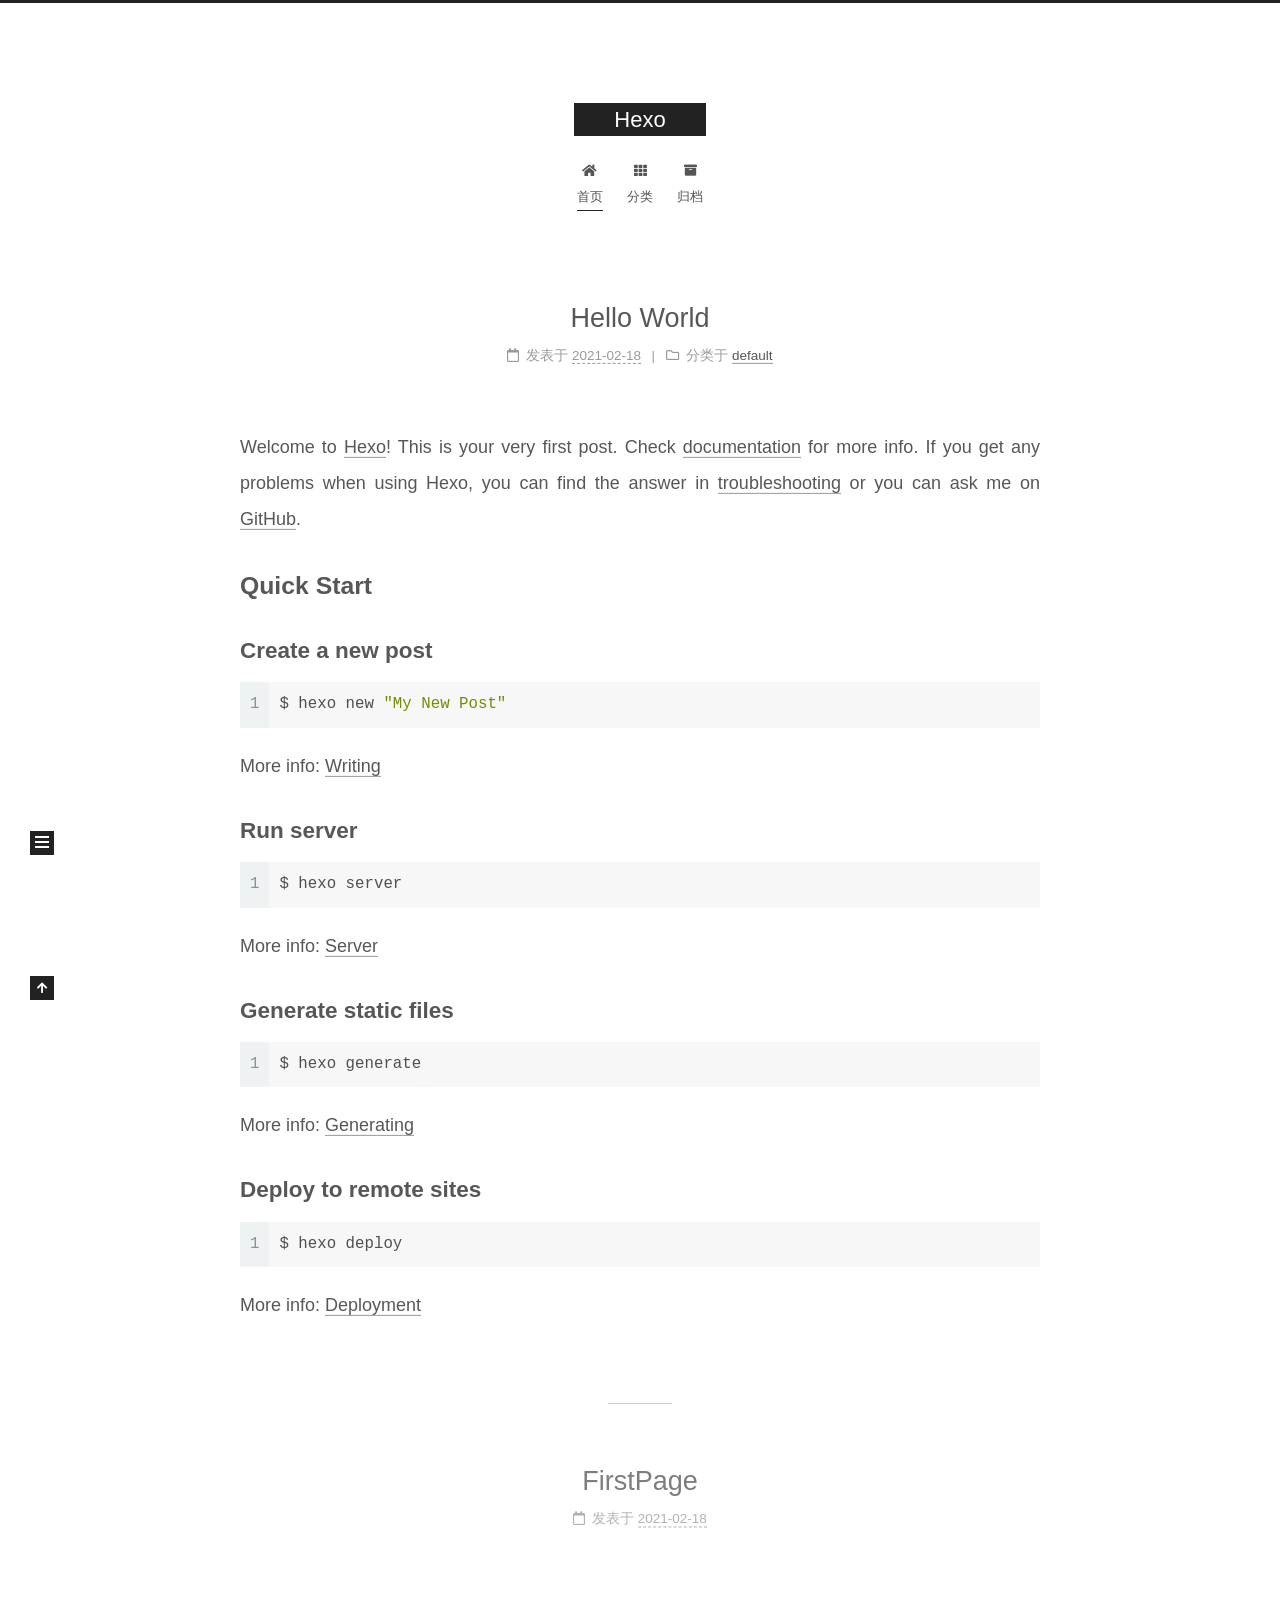
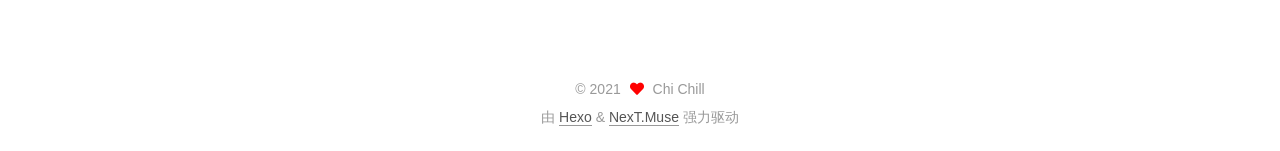
<file: index.html>
<!DOCTYPE html>
<html lang="zh-CN">
<head>
  <meta charset="UTF-8">
<meta name="viewport" content="width=device-width, initial-scale=1, maximum-scale=2">
<meta name="theme-color" content="#222">
<meta name="generator" content="Hexo 5.3.0">
  <link rel="apple-touch-icon" sizes="180x180" href="/images/apple-touch-icon-next.png">
  <link rel="icon" type="image/png" sizes="32x32" href="/images/favicon-32x32-next.png">
  <link rel="icon" type="image/png" sizes="16x16" href="/images/favicon-16x16-next.png">
  <link rel="mask-icon" href="/images/logo.svg" color="#222">

<link rel="stylesheet" href="/css/main.css">


<link rel="stylesheet" href="/lib/font-awesome/css/all.min.css">

<script id="hexo-configurations">
    var NexT = window.NexT || {};
    var CONFIG = {"hostname":"abgelehnt.github.io","root":"/","scheme":"Muse","version":"7.8.0","exturl":false,"sidebar":{"position":"left","display":"post","padding":18,"offset":12,"onmobile":false},"copycode":{"enable":false,"show_result":false,"style":null},"back2top":{"enable":true,"sidebar":false,"scrollpercent":false},"bookmark":{"enable":false,"color":"#222","save":"auto"},"fancybox":false,"mediumzoom":false,"lazyload":false,"pangu":false,"comments":{"style":"tabs","active":null,"storage":true,"lazyload":false,"nav":null},"algolia":{"hits":{"per_page":10},"labels":{"input_placeholder":"Search for Posts","hits_empty":"We didn't find any results for the search: ${query}","hits_stats":"${hits} results found in ${time} ms"}},"localsearch":{"enable":false,"trigger":"auto","top_n_per_article":1,"unescape":false,"preload":false},"motion":{"enable":true,"async":false,"transition":{"post_block":"fadeIn","post_header":"slideDownIn","post_body":"slideDownIn","coll_header":"slideLeftIn","sidebar":"slideUpIn"}}};
  </script>

  <meta property="og:type" content="website">
<meta property="og:title" content="Hexo">
<meta property="og:url" content="https://abgelehnt.github.io/index.html">
<meta property="og:site_name" content="Hexo">
<meta property="og:locale" content="zh_CN">
<meta property="article:author" content="Chi Chill">
<meta name="twitter:card" content="summary">

<link rel="canonical" href="https://abgelehnt.github.io/">


<script id="page-configurations">
  // https://hexo.io/docs/variables.html
  CONFIG.page = {
    sidebar: "",
    isHome : true,
    isPost : false,
    lang   : 'zh-CN'
  };
</script>

  <title>Hexo</title>
  






  <noscript>
  <style>
  .use-motion .brand,
  .use-motion .menu-item,
  .sidebar-inner,
  .use-motion .post-block,
  .use-motion .pagination,
  .use-motion .comments,
  .use-motion .post-header,
  .use-motion .post-body,
  .use-motion .collection-header { opacity: initial; }

  .use-motion .site-title,
  .use-motion .site-subtitle {
    opacity: initial;
    top: initial;
  }

  .use-motion .logo-line-before i { left: initial; }
  .use-motion .logo-line-after i { right: initial; }
  </style>
</noscript>

</head>

<body itemscope itemtype="http://schema.org/WebPage">
  <div class="container use-motion">
    <div class="headband"></div>

    <header class="header" itemscope itemtype="http://schema.org/WPHeader">
      <div class="header-inner"><div class="site-brand-container">
  <div class="site-nav-toggle">
    <div class="toggle" aria-label="切换导航栏">
      <span class="toggle-line toggle-line-first"></span>
      <span class="toggle-line toggle-line-middle"></span>
      <span class="toggle-line toggle-line-last"></span>
    </div>
  </div>

  <div class="site-meta">

    <a href="/" class="brand" rel="start">
      <span class="logo-line-before"><i></i></span>
      <h1 class="site-title">Hexo</h1>
      <span class="logo-line-after"><i></i></span>
    </a>
  </div>

  <div class="site-nav-right">
    <div class="toggle popup-trigger">
    </div>
  </div>
</div>




<nav class="site-nav">
  <ul id="menu" class="main-menu menu">
        <li class="menu-item menu-item-home">

    <a href="/" rel="section"><i class="fa fa-home fa-fw"></i>首页</a>

  </li>
        <li class="menu-item menu-item-categories">

    <a href="/categories/" rel="section"><i class="fa fa-th fa-fw"></i>分类</a>

  </li>
        <li class="menu-item menu-item-archives">

    <a href="/archives/" rel="section"><i class="fa fa-archive fa-fw"></i>归档</a>

  </li>
  </ul>
</nav>




</div>
    </header>

    
  <div class="back-to-top">
    <i class="fa fa-arrow-up"></i>
    <span>0%</span>
  </div>


    <main class="main">
      <div class="main-inner">
        <div class="content-wrap">
          

          <div class="content index posts-expand">
            
      
  
  
  <article itemscope itemtype="http://schema.org/Article" class="post-block" lang="zh-CN">
    <link itemprop="mainEntityOfPage" href="https://abgelehnt.github.io/posts/4a17b156.html">

    <span hidden itemprop="author" itemscope itemtype="http://schema.org/Person">
      <meta itemprop="image" content="/images/avatar.gif">
      <meta itemprop="name" content="Chi Chill">
      <meta itemprop="description" content="">
    </span>

    <span hidden itemprop="publisher" itemscope itemtype="http://schema.org/Organization">
      <meta itemprop="name" content="Hexo">
    </span>
      <header class="post-header">
        <h2 class="post-title" itemprop="name headline">
          
            <a href="/posts/4a17b156.html" class="post-title-link" itemprop="url">Hello World</a>
        </h2>

        <div class="post-meta">
            <span class="post-meta-item">
              <span class="post-meta-item-icon">
                <i class="far fa-calendar"></i>
              </span>
              <span class="post-meta-item-text">发表于</span>

              <time title="创建时间：2021-02-18 11:18:36" itemprop="dateCreated datePublished" datetime="2021-02-18T11:18:36+00:00">2021-02-18</time>
            </span>
            <span class="post-meta-item">
              <span class="post-meta-item-icon">
                <i class="far fa-folder"></i>
              </span>
              <span class="post-meta-item-text">分类于</span>
                <span itemprop="about" itemscope itemtype="http://schema.org/Thing">
                  <a href="/categories/default/" itemprop="url" rel="index"><span itemprop="name">default</span></a>
                </span>
            </span>

          

        </div>
      </header>

    
    
    
    <div class="post-body" itemprop="articleBody">

      
          <p>Welcome to <a target="_blank" rel="noopener" href="https://hexo.io/">Hexo</a>! This is your very first post. Check <a target="_blank" rel="noopener" href="https://hexo.io/docs/">documentation</a> for more info. If you get any problems when using Hexo, you can find the answer in <a target="_blank" rel="noopener" href="https://hexo.io/docs/troubleshooting.html">troubleshooting</a> or you can ask me on <a target="_blank" rel="noopener" href="https://github.com/hexojs/hexo/issues">GitHub</a>.</p>
<h2 id="Quick-Start"><a href="#Quick-Start" class="headerlink" title="Quick Start"></a>Quick Start</h2><h3 id="Create-a-new-post"><a href="#Create-a-new-post" class="headerlink" title="Create a new post"></a>Create a new post</h3><figure class="highlight bash"><table><tr><td class="gutter"><pre><span class="line">1</span><br></pre></td><td class="code"><pre><span class="line">$ hexo new <span class="string">&quot;My New Post&quot;</span></span><br></pre></td></tr></table></figure>
<p>More info: <a target="_blank" rel="noopener" href="https://hexo.io/docs/writing.html">Writing</a></p>
<h3 id="Run-server"><a href="#Run-server" class="headerlink" title="Run server"></a>Run server</h3><figure class="highlight bash"><table><tr><td class="gutter"><pre><span class="line">1</span><br></pre></td><td class="code"><pre><span class="line">$ hexo server</span><br></pre></td></tr></table></figure>
<p>More info: <a target="_blank" rel="noopener" href="https://hexo.io/docs/server.html">Server</a></p>
<h3 id="Generate-static-files"><a href="#Generate-static-files" class="headerlink" title="Generate static files"></a>Generate static files</h3><figure class="highlight bash"><table><tr><td class="gutter"><pre><span class="line">1</span><br></pre></td><td class="code"><pre><span class="line">$ hexo generate</span><br></pre></td></tr></table></figure>
<p>More info: <a target="_blank" rel="noopener" href="https://hexo.io/docs/generating.html">Generating</a></p>
<h3 id="Deploy-to-remote-sites"><a href="#Deploy-to-remote-sites" class="headerlink" title="Deploy to remote sites"></a>Deploy to remote sites</h3><figure class="highlight bash"><table><tr><td class="gutter"><pre><span class="line">1</span><br></pre></td><td class="code"><pre><span class="line">$ hexo deploy</span><br></pre></td></tr></table></figure>
<p>More info: <a target="_blank" rel="noopener" href="https://hexo.io/docs/one-command-deployment.html">Deployment</a></p>

      
    </div>

    
    
    
      <footer class="post-footer">
        <div class="post-eof"></div>
      </footer>
  </article>
  
  
  

      
  
  
  <article itemscope itemtype="http://schema.org/Article" class="post-block" lang="zh-CN">
    <link itemprop="mainEntityOfPage" href="https://abgelehnt.github.io/posts/eb4aebd3.html">

    <span hidden itemprop="author" itemscope itemtype="http://schema.org/Person">
      <meta itemprop="image" content="/images/avatar.gif">
      <meta itemprop="name" content="Chi Chill">
      <meta itemprop="description" content="">
    </span>

    <span hidden itemprop="publisher" itemscope itemtype="http://schema.org/Organization">
      <meta itemprop="name" content="Hexo">
    </span>
      <header class="post-header">
        <h2 class="post-title" itemprop="name headline">
          
            <a href="/posts/eb4aebd3.html" class="post-title-link" itemprop="url">FirstPage</a>
        </h2>

        <div class="post-meta">
            <span class="post-meta-item">
              <span class="post-meta-item-icon">
                <i class="far fa-calendar"></i>
              </span>
              <span class="post-meta-item-text">发表于</span>
              

              <time title="创建时间：2021-02-18 11:09:23 / 修改时间：11:16:48" itemprop="dateCreated datePublished" datetime="2021-02-18T11:09:23+00:00">2021-02-18</time>
            </span>

          

        </div>
      </header>

    
    
    
    <div class="post-body" itemprop="articleBody">

      
          
      
    </div>

    
    
    
      <footer class="post-footer">
        <div class="post-eof"></div>
      </footer>
  </article>
  
  
  


  



          </div>
          

<script>
  window.addEventListener('tabs:register', () => {
    let { activeClass } = CONFIG.comments;
    if (CONFIG.comments.storage) {
      activeClass = localStorage.getItem('comments_active') || activeClass;
    }
    if (activeClass) {
      let activeTab = document.querySelector(`a[href="#comment-${activeClass}"]`);
      if (activeTab) {
        activeTab.click();
      }
    }
  });
  if (CONFIG.comments.storage) {
    window.addEventListener('tabs:click', event => {
      if (!event.target.matches('.tabs-comment .tab-content .tab-pane')) return;
      let commentClass = event.target.classList[1];
      localStorage.setItem('comments_active', commentClass);
    });
  }
</script>

        </div>
          
  
  <div class="toggle sidebar-toggle">
    <span class="toggle-line toggle-line-first"></span>
    <span class="toggle-line toggle-line-middle"></span>
    <span class="toggle-line toggle-line-last"></span>
  </div>

  <aside class="sidebar">
    <div class="sidebar-inner">

      <ul class="sidebar-nav motion-element">
        <li class="sidebar-nav-toc">
          文章目录
        </li>
        <li class="sidebar-nav-overview">
          站点概览
        </li>
      </ul>

      <!--noindex-->
      <div class="post-toc-wrap sidebar-panel">
      </div>
      <!--/noindex-->

      <div class="site-overview-wrap sidebar-panel">
        <div class="site-author motion-element" itemprop="author" itemscope itemtype="http://schema.org/Person">
  <p class="site-author-name" itemprop="name">Chi Chill</p>
  <div class="site-description" itemprop="description"></div>
</div>
<div class="site-state-wrap motion-element">
  <nav class="site-state">
      <div class="site-state-item site-state-posts">
          <a href="/archives/">
        
          <span class="site-state-item-count">2</span>
          <span class="site-state-item-name">日志</span>
        </a>
      </div>
      <div class="site-state-item site-state-categories">
            <a href="/categories/">
          
        <span class="site-state-item-count">1</span>
        <span class="site-state-item-name">分类</span></a>
      </div>
  </nav>
</div>



      </div>

    </div>
  </aside>
  <div id="sidebar-dimmer"></div>


      </div>
    </main>

    <footer class="footer">
      <div class="footer-inner">
        

        

<div class="copyright">
  
  &copy; 
  <span itemprop="copyrightYear">2021</span>
  <span class="with-love">
    <i class="fa fa-heart"></i>
  </span>
  <span class="author" itemprop="copyrightHolder">Chi Chill</span>
</div>
  <div class="powered-by">由 <a href="https://hexo.io/" class="theme-link" rel="noopener" target="_blank">Hexo</a> & <a href="https://muse.theme-next.org/" class="theme-link" rel="noopener" target="_blank">NexT.Muse</a> 强力驱动
  </div>

        








      </div>
    </footer>
  </div>

  
  <script src="/lib/anime.min.js"></script>
  <script src="/lib/velocity/velocity.min.js"></script>
  <script src="/lib/velocity/velocity.ui.min.js"></script>

<script src="/js/utils.js"></script>

<script src="/js/motion.js"></script>


<script src="/js/schemes/muse.js"></script>


<script src="/js/next-boot.js"></script>




  















  

  

</body>
</html>
</file>
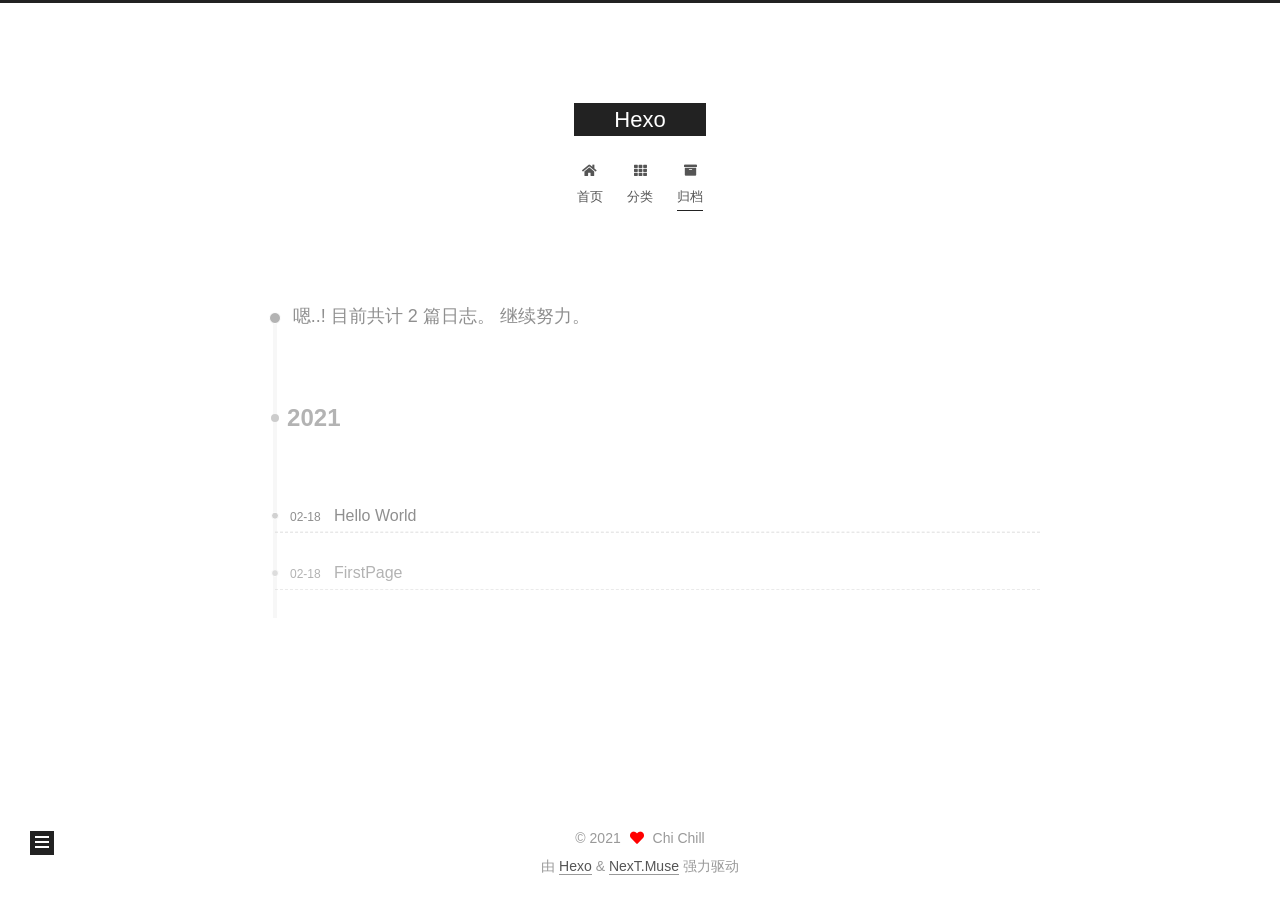
<file: archives/index.html>
<!DOCTYPE html>
<html lang="zh-CN">
<head>
  <meta charset="UTF-8">
<meta name="viewport" content="width=device-width, initial-scale=1, maximum-scale=2">
<meta name="theme-color" content="#222">
<meta name="generator" content="Hexo 5.3.0">
  <link rel="apple-touch-icon" sizes="180x180" href="/images/apple-touch-icon-next.png">
  <link rel="icon" type="image/png" sizes="32x32" href="/images/favicon-32x32-next.png">
  <link rel="icon" type="image/png" sizes="16x16" href="/images/favicon-16x16-next.png">
  <link rel="mask-icon" href="/images/logo.svg" color="#222">

<link rel="stylesheet" href="/css/main.css">


<link rel="stylesheet" href="/lib/font-awesome/css/all.min.css">

<script id="hexo-configurations">
    var NexT = window.NexT || {};
    var CONFIG = {"hostname":"abgelehnt.github.io","root":"/","scheme":"Muse","version":"7.8.0","exturl":false,"sidebar":{"position":"left","display":"post","padding":18,"offset":12,"onmobile":false},"copycode":{"enable":false,"show_result":false,"style":null},"back2top":{"enable":true,"sidebar":false,"scrollpercent":false},"bookmark":{"enable":false,"color":"#222","save":"auto"},"fancybox":false,"mediumzoom":false,"lazyload":false,"pangu":false,"comments":{"style":"tabs","active":null,"storage":true,"lazyload":false,"nav":null},"algolia":{"hits":{"per_page":10},"labels":{"input_placeholder":"Search for Posts","hits_empty":"We didn't find any results for the search: ${query}","hits_stats":"${hits} results found in ${time} ms"}},"localsearch":{"enable":false,"trigger":"auto","top_n_per_article":1,"unescape":false,"preload":false},"motion":{"enable":true,"async":false,"transition":{"post_block":"fadeIn","post_header":"slideDownIn","post_body":"slideDownIn","coll_header":"slideLeftIn","sidebar":"slideUpIn"}}};
  </script>

  <meta property="og:type" content="website">
<meta property="og:title" content="Hexo">
<meta property="og:url" content="https://abgelehnt.github.io/archives/index.html">
<meta property="og:site_name" content="Hexo">
<meta property="og:locale" content="zh_CN">
<meta property="article:author" content="Chi Chill">
<meta name="twitter:card" content="summary">

<link rel="canonical" href="https://abgelehnt.github.io/archives/">


<script id="page-configurations">
  // https://hexo.io/docs/variables.html
  CONFIG.page = {
    sidebar: "",
    isHome : false,
    isPost : false,
    lang   : 'zh-CN'
  };
</script>

  <title>归档 | Hexo</title>
  






  <noscript>
  <style>
  .use-motion .brand,
  .use-motion .menu-item,
  .sidebar-inner,
  .use-motion .post-block,
  .use-motion .pagination,
  .use-motion .comments,
  .use-motion .post-header,
  .use-motion .post-body,
  .use-motion .collection-header { opacity: initial; }

  .use-motion .site-title,
  .use-motion .site-subtitle {
    opacity: initial;
    top: initial;
  }

  .use-motion .logo-line-before i { left: initial; }
  .use-motion .logo-line-after i { right: initial; }
  </style>
</noscript>

</head>

<body itemscope itemtype="http://schema.org/WebPage">
  <div class="container use-motion">
    <div class="headband"></div>

    <header class="header" itemscope itemtype="http://schema.org/WPHeader">
      <div class="header-inner"><div class="site-brand-container">
  <div class="site-nav-toggle">
    <div class="toggle" aria-label="切换导航栏">
      <span class="toggle-line toggle-line-first"></span>
      <span class="toggle-line toggle-line-middle"></span>
      <span class="toggle-line toggle-line-last"></span>
    </div>
  </div>

  <div class="site-meta">

    <a href="/" class="brand" rel="start">
      <span class="logo-line-before"><i></i></span>
      <h1 class="site-title">Hexo</h1>
      <span class="logo-line-after"><i></i></span>
    </a>
  </div>

  <div class="site-nav-right">
    <div class="toggle popup-trigger">
    </div>
  </div>
</div>




<nav class="site-nav">
  <ul id="menu" class="main-menu menu">
        <li class="menu-item menu-item-home">

    <a href="/" rel="section"><i class="fa fa-home fa-fw"></i>首页</a>

  </li>
        <li class="menu-item menu-item-categories">

    <a href="/categories/" rel="section"><i class="fa fa-th fa-fw"></i>分类</a>

  </li>
        <li class="menu-item menu-item-archives">

    <a href="/archives/" rel="section"><i class="fa fa-archive fa-fw"></i>归档</a>

  </li>
  </ul>
</nav>




</div>
    </header>

    
  <div class="back-to-top">
    <i class="fa fa-arrow-up"></i>
    <span>0%</span>
  </div>


    <main class="main">
      <div class="main-inner">
        <div class="content-wrap">
          

          <div class="content archive">
            

  
  
  
  <div class="post-block">
    <div class="posts-collapse">
      <div class="collection-title">
        <span class="collection-header">嗯..! 目前共计 2 篇日志。 继续努力。</span>
      </div>

      
    <div class="collection-year">
      <span class="collection-header">2021</span>
    </div>

  <article itemscope itemtype="http://schema.org/Article">
    <header class="post-header">

      <div class="post-meta">
        <time itemprop="dateCreated"
              datetime="2021-02-18T11:18:36+00:00"
              content="2021-02-18">
          02-18
        </time>
      </div>

      <div class="post-title">
          <a class="post-title-link" href="/posts/4a17b156.html" itemprop="url">
            <span itemprop="name">Hello World</span>
          </a>
      </div>

    </header>
  </article>

  <article itemscope itemtype="http://schema.org/Article">
    <header class="post-header">

      <div class="post-meta">
        <time itemprop="dateCreated"
              datetime="2021-02-18T11:09:23+00:00"
              content="2021-02-18">
          02-18
        </time>
      </div>

      <div class="post-title">
          <a class="post-title-link" href="/posts/eb4aebd3.html" itemprop="url">
            <span itemprop="name">FirstPage</span>
          </a>
      </div>

    </header>
  </article>


    </div>
  </div>
  
  
  

  



          </div>
          

<script>
  window.addEventListener('tabs:register', () => {
    let { activeClass } = CONFIG.comments;
    if (CONFIG.comments.storage) {
      activeClass = localStorage.getItem('comments_active') || activeClass;
    }
    if (activeClass) {
      let activeTab = document.querySelector(`a[href="#comment-${activeClass}"]`);
      if (activeTab) {
        activeTab.click();
      }
    }
  });
  if (CONFIG.comments.storage) {
    window.addEventListener('tabs:click', event => {
      if (!event.target.matches('.tabs-comment .tab-content .tab-pane')) return;
      let commentClass = event.target.classList[1];
      localStorage.setItem('comments_active', commentClass);
    });
  }
</script>

        </div>
          
  
  <div class="toggle sidebar-toggle">
    <span class="toggle-line toggle-line-first"></span>
    <span class="toggle-line toggle-line-middle"></span>
    <span class="toggle-line toggle-line-last"></span>
  </div>

  <aside class="sidebar">
    <div class="sidebar-inner">

      <ul class="sidebar-nav motion-element">
        <li class="sidebar-nav-toc">
          文章目录
        </li>
        <li class="sidebar-nav-overview">
          站点概览
        </li>
      </ul>

      <!--noindex-->
      <div class="post-toc-wrap sidebar-panel">
      </div>
      <!--/noindex-->

      <div class="site-overview-wrap sidebar-panel">
        <div class="site-author motion-element" itemprop="author" itemscope itemtype="http://schema.org/Person">
  <p class="site-author-name" itemprop="name">Chi Chill</p>
  <div class="site-description" itemprop="description"></div>
</div>
<div class="site-state-wrap motion-element">
  <nav class="site-state">
      <div class="site-state-item site-state-posts">
          <a href="/archives/">
        
          <span class="site-state-item-count">2</span>
          <span class="site-state-item-name">日志</span>
        </a>
      </div>
      <div class="site-state-item site-state-categories">
            <a href="/categories/">
          
        <span class="site-state-item-count">1</span>
        <span class="site-state-item-name">分类</span></a>
      </div>
  </nav>
</div>



      </div>

    </div>
  </aside>
  <div id="sidebar-dimmer"></div>


      </div>
    </main>

    <footer class="footer">
      <div class="footer-inner">
        

        

<div class="copyright">
  
  &copy; 
  <span itemprop="copyrightYear">2021</span>
  <span class="with-love">
    <i class="fa fa-heart"></i>
  </span>
  <span class="author" itemprop="copyrightHolder">Chi Chill</span>
</div>
  <div class="powered-by">由 <a href="https://hexo.io/" class="theme-link" rel="noopener" target="_blank">Hexo</a> & <a href="https://muse.theme-next.org/" class="theme-link" rel="noopener" target="_blank">NexT.Muse</a> 强力驱动
  </div>

        








      </div>
    </footer>
  </div>

  
  <script src="/lib/anime.min.js"></script>
  <script src="/lib/velocity/velocity.min.js"></script>
  <script src="/lib/velocity/velocity.ui.min.js"></script>

<script src="/js/utils.js"></script>

<script src="/js/motion.js"></script>


<script src="/js/schemes/muse.js"></script>


<script src="/js/next-boot.js"></script>




  















  

  

</body>
</html>
</file>
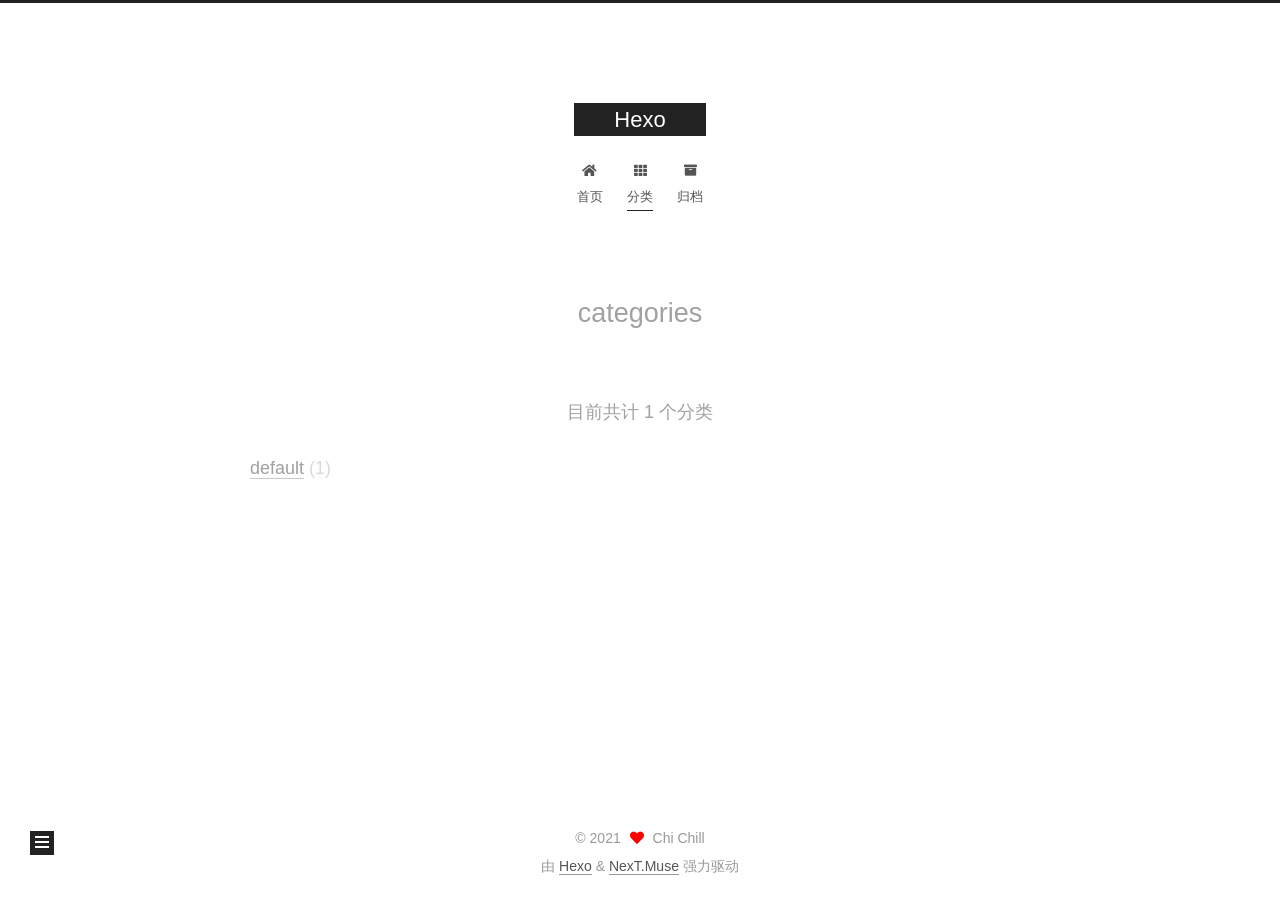
<file: categories/index.html>
<!DOCTYPE html>
<html lang="zh-CN">
<head>
  <meta charset="UTF-8">
<meta name="viewport" content="width=device-width, initial-scale=1, maximum-scale=2">
<meta name="theme-color" content="#222">
<meta name="generator" content="Hexo 5.3.0">
  <link rel="apple-touch-icon" sizes="180x180" href="/images/apple-touch-icon-next.png">
  <link rel="icon" type="image/png" sizes="32x32" href="/images/favicon-32x32-next.png">
  <link rel="icon" type="image/png" sizes="16x16" href="/images/favicon-16x16-next.png">
  <link rel="mask-icon" href="/images/logo.svg" color="#222">

<link rel="stylesheet" href="/css/main.css">


<link rel="stylesheet" href="/lib/font-awesome/css/all.min.css">

<script id="hexo-configurations">
    var NexT = window.NexT || {};
    var CONFIG = {"hostname":"abgelehnt.github.io","root":"/","scheme":"Muse","version":"7.8.0","exturl":false,"sidebar":{"position":"left","display":"post","padding":18,"offset":12,"onmobile":false},"copycode":{"enable":false,"show_result":false,"style":null},"back2top":{"enable":true,"sidebar":false,"scrollpercent":false},"bookmark":{"enable":false,"color":"#222","save":"auto"},"fancybox":false,"mediumzoom":false,"lazyload":false,"pangu":false,"comments":{"style":"tabs","active":null,"storage":true,"lazyload":false,"nav":null},"algolia":{"hits":{"per_page":10},"labels":{"input_placeholder":"Search for Posts","hits_empty":"We didn't find any results for the search: ${query}","hits_stats":"${hits} results found in ${time} ms"}},"localsearch":{"enable":false,"trigger":"auto","top_n_per_article":1,"unescape":false,"preload":false},"motion":{"enable":true,"async":false,"transition":{"post_block":"fadeIn","post_header":"slideDownIn","post_body":"slideDownIn","coll_header":"slideLeftIn","sidebar":"slideUpIn"}}};
  </script>

  <meta property="og:type" content="website">
<meta property="og:title" content="categories">
<meta property="og:url" content="https://abgelehnt.github.io/categories/index.html">
<meta property="og:site_name" content="Hexo">
<meta property="og:locale" content="zh_CN">
<meta property="article:published_time" content="2021-02-18T10:58:28.000Z">
<meta property="article:modified_time" content="2021-02-18T10:58:59.000Z">
<meta property="article:author" content="Chi Chill">
<meta name="twitter:card" content="summary">

<link rel="canonical" href="https://abgelehnt.github.io/categories/">


<script id="page-configurations">
  // https://hexo.io/docs/variables.html
  CONFIG.page = {
    sidebar: "",
    isHome : false,
    isPost : false,
    lang   : 'zh-CN'
  };
</script>

  <title>categories | Hexo
</title>
  






  <noscript>
  <style>
  .use-motion .brand,
  .use-motion .menu-item,
  .sidebar-inner,
  .use-motion .post-block,
  .use-motion .pagination,
  .use-motion .comments,
  .use-motion .post-header,
  .use-motion .post-body,
  .use-motion .collection-header { opacity: initial; }

  .use-motion .site-title,
  .use-motion .site-subtitle {
    opacity: initial;
    top: initial;
  }

  .use-motion .logo-line-before i { left: initial; }
  .use-motion .logo-line-after i { right: initial; }
  </style>
</noscript>

</head>

<body itemscope itemtype="http://schema.org/WebPage">
  <div class="container use-motion">
    <div class="headband"></div>

    <header class="header" itemscope itemtype="http://schema.org/WPHeader">
      <div class="header-inner"><div class="site-brand-container">
  <div class="site-nav-toggle">
    <div class="toggle" aria-label="切换导航栏">
      <span class="toggle-line toggle-line-first"></span>
      <span class="toggle-line toggle-line-middle"></span>
      <span class="toggle-line toggle-line-last"></span>
    </div>
  </div>

  <div class="site-meta">

    <a href="/" class="brand" rel="start">
      <span class="logo-line-before"><i></i></span>
      <h1 class="site-title">Hexo</h1>
      <span class="logo-line-after"><i></i></span>
    </a>
  </div>

  <div class="site-nav-right">
    <div class="toggle popup-trigger">
    </div>
  </div>
</div>




<nav class="site-nav">
  <ul id="menu" class="main-menu menu">
        <li class="menu-item menu-item-home">

    <a href="/" rel="section"><i class="fa fa-home fa-fw"></i>首页</a>

  </li>
        <li class="menu-item menu-item-categories">

    <a href="/categories/" rel="section"><i class="fa fa-th fa-fw"></i>分类</a>

  </li>
        <li class="menu-item menu-item-archives">

    <a href="/archives/" rel="section"><i class="fa fa-archive fa-fw"></i>归档</a>

  </li>
  </ul>
</nav>




</div>
    </header>

    
  <div class="back-to-top">
    <i class="fa fa-arrow-up"></i>
    <span>0%</span>
  </div>


    <main class="main">
      <div class="main-inner">
        <div class="content-wrap">
          
  
  

          <div class="content page posts-expand">
            

    
    
    
    <div class="post-block" lang="zh-CN">
      <header class="post-header">

<h1 class="post-title" itemprop="name headline">categories
</h1>

<div class="post-meta">
  

</div>

</header>

      
      
      
      <div class="post-body">
          <div class="category-all-page">
            <div class="category-all-title">
              目前共计 1 个分类
            </div>
            <div class="category-all">
              <ul class="category-list"><li class="category-list-item"><a class="category-list-link" href="/categories/default/">default</a><span class="category-list-count">1</span></li></ul>
            </div>
          </div>
        
      </div>
      
      
      
    </div>
    

    
    
    


          </div>
          

<script>
  window.addEventListener('tabs:register', () => {
    let { activeClass } = CONFIG.comments;
    if (CONFIG.comments.storage) {
      activeClass = localStorage.getItem('comments_active') || activeClass;
    }
    if (activeClass) {
      let activeTab = document.querySelector(`a[href="#comment-${activeClass}"]`);
      if (activeTab) {
        activeTab.click();
      }
    }
  });
  if (CONFIG.comments.storage) {
    window.addEventListener('tabs:click', event => {
      if (!event.target.matches('.tabs-comment .tab-content .tab-pane')) return;
      let commentClass = event.target.classList[1];
      localStorage.setItem('comments_active', commentClass);
    });
  }
</script>

        </div>
          
  
  <div class="toggle sidebar-toggle">
    <span class="toggle-line toggle-line-first"></span>
    <span class="toggle-line toggle-line-middle"></span>
    <span class="toggle-line toggle-line-last"></span>
  </div>

  <aside class="sidebar">
    <div class="sidebar-inner">

      <ul class="sidebar-nav motion-element">
        <li class="sidebar-nav-toc">
          文章目录
        </li>
        <li class="sidebar-nav-overview">
          站点概览
        </li>
      </ul>

      <!--noindex-->
      <div class="post-toc-wrap sidebar-panel">
      </div>
      <!--/noindex-->

      <div class="site-overview-wrap sidebar-panel">
        <div class="site-author motion-element" itemprop="author" itemscope itemtype="http://schema.org/Person">
  <p class="site-author-name" itemprop="name">Chi Chill</p>
  <div class="site-description" itemprop="description"></div>
</div>
<div class="site-state-wrap motion-element">
  <nav class="site-state">
      <div class="site-state-item site-state-posts">
          <a href="/archives/">
        
          <span class="site-state-item-count">2</span>
          <span class="site-state-item-name">日志</span>
        </a>
      </div>
      <div class="site-state-item site-state-categories">
            <a href="/categories/">
          
        <span class="site-state-item-count">1</span>
        <span class="site-state-item-name">分类</span></a>
      </div>
  </nav>
</div>



      </div>

    </div>
  </aside>
  <div id="sidebar-dimmer"></div>


      </div>
    </main>

    <footer class="footer">
      <div class="footer-inner">
        

        

<div class="copyright">
  
  &copy; 
  <span itemprop="copyrightYear">2021</span>
  <span class="with-love">
    <i class="fa fa-heart"></i>
  </span>
  <span class="author" itemprop="copyrightHolder">Chi Chill</span>
</div>
  <div class="powered-by">由 <a href="https://hexo.io/" class="theme-link" rel="noopener" target="_blank">Hexo</a> & <a href="https://muse.theme-next.org/" class="theme-link" rel="noopener" target="_blank">NexT.Muse</a> 强力驱动
  </div>

        








      </div>
    </footer>
  </div>

  
  <script src="/lib/anime.min.js"></script>
  <script src="/lib/velocity/velocity.min.js"></script>
  <script src="/lib/velocity/velocity.ui.min.js"></script>

<script src="/js/utils.js"></script>

<script src="/js/motion.js"></script>


<script src="/js/schemes/muse.js"></script>


<script src="/js/next-boot.js"></script>




  















  

  

</body>
</html>
</file>
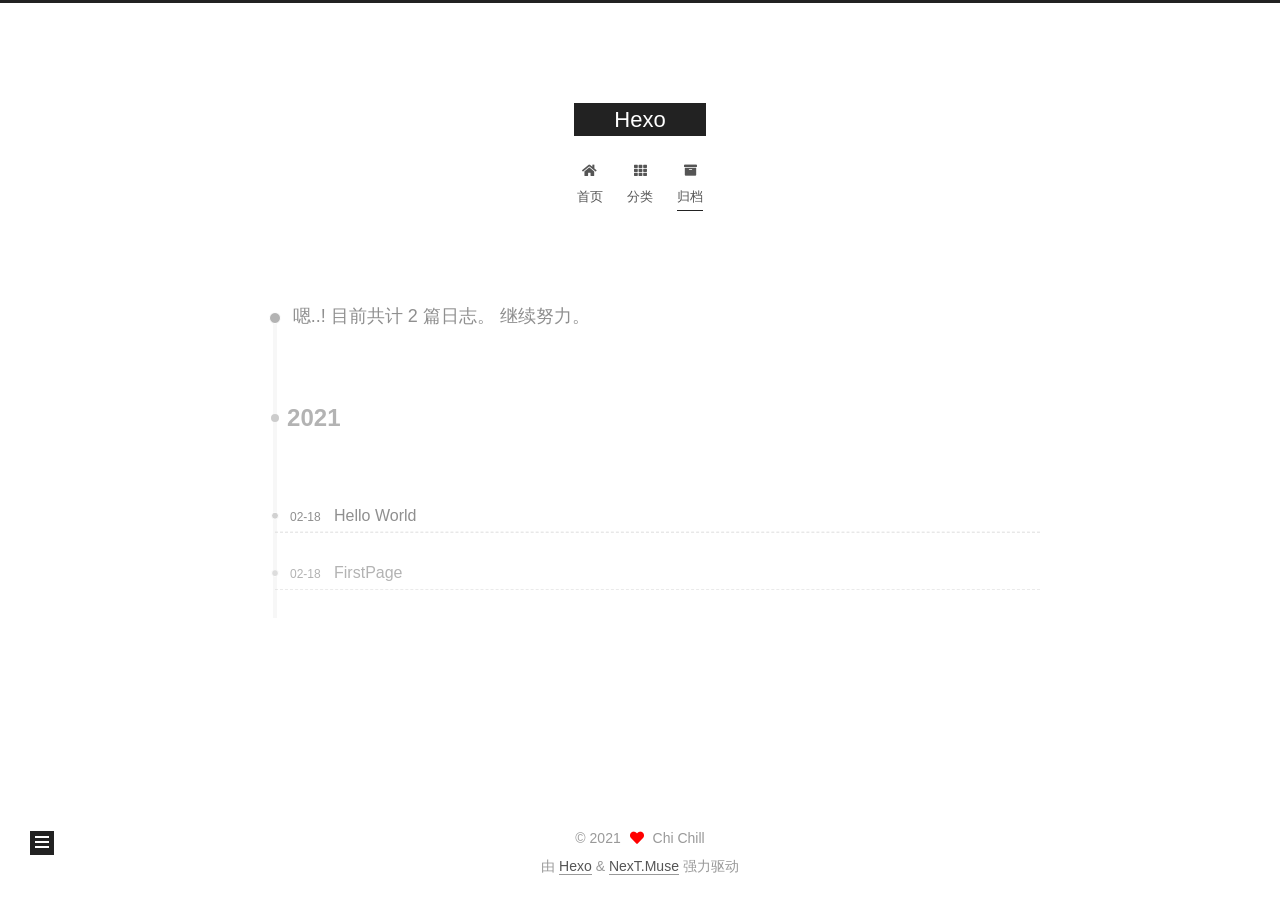
<file: archives/2021/index.html>
<!DOCTYPE html>
<html lang="zh-CN">
<head>
  <meta charset="UTF-8">
<meta name="viewport" content="width=device-width, initial-scale=1, maximum-scale=2">
<meta name="theme-color" content="#222">
<meta name="generator" content="Hexo 5.3.0">
  <link rel="apple-touch-icon" sizes="180x180" href="/images/apple-touch-icon-next.png">
  <link rel="icon" type="image/png" sizes="32x32" href="/images/favicon-32x32-next.png">
  <link rel="icon" type="image/png" sizes="16x16" href="/images/favicon-16x16-next.png">
  <link rel="mask-icon" href="/images/logo.svg" color="#222">

<link rel="stylesheet" href="/css/main.css">


<link rel="stylesheet" href="/lib/font-awesome/css/all.min.css">

<script id="hexo-configurations">
    var NexT = window.NexT || {};
    var CONFIG = {"hostname":"abgelehnt.github.io","root":"/","scheme":"Muse","version":"7.8.0","exturl":false,"sidebar":{"position":"left","display":"post","padding":18,"offset":12,"onmobile":false},"copycode":{"enable":false,"show_result":false,"style":null},"back2top":{"enable":true,"sidebar":false,"scrollpercent":false},"bookmark":{"enable":false,"color":"#222","save":"auto"},"fancybox":false,"mediumzoom":false,"lazyload":false,"pangu":false,"comments":{"style":"tabs","active":null,"storage":true,"lazyload":false,"nav":null},"algolia":{"hits":{"per_page":10},"labels":{"input_placeholder":"Search for Posts","hits_empty":"We didn't find any results for the search: ${query}","hits_stats":"${hits} results found in ${time} ms"}},"localsearch":{"enable":false,"trigger":"auto","top_n_per_article":1,"unescape":false,"preload":false},"motion":{"enable":true,"async":false,"transition":{"post_block":"fadeIn","post_header":"slideDownIn","post_body":"slideDownIn","coll_header":"slideLeftIn","sidebar":"slideUpIn"}}};
  </script>

  <meta property="og:type" content="website">
<meta property="og:title" content="Hexo">
<meta property="og:url" content="https://abgelehnt.github.io/archives/2021/index.html">
<meta property="og:site_name" content="Hexo">
<meta property="og:locale" content="zh_CN">
<meta property="article:author" content="Chi Chill">
<meta name="twitter:card" content="summary">

<link rel="canonical" href="https://abgelehnt.github.io/archives/2021/">


<script id="page-configurations">
  // https://hexo.io/docs/variables.html
  CONFIG.page = {
    sidebar: "",
    isHome : false,
    isPost : false,
    lang   : 'zh-CN'
  };
</script>

  <title>归档 | Hexo</title>
  






  <noscript>
  <style>
  .use-motion .brand,
  .use-motion .menu-item,
  .sidebar-inner,
  .use-motion .post-block,
  .use-motion .pagination,
  .use-motion .comments,
  .use-motion .post-header,
  .use-motion .post-body,
  .use-motion .collection-header { opacity: initial; }

  .use-motion .site-title,
  .use-motion .site-subtitle {
    opacity: initial;
    top: initial;
  }

  .use-motion .logo-line-before i { left: initial; }
  .use-motion .logo-line-after i { right: initial; }
  </style>
</noscript>

</head>

<body itemscope itemtype="http://schema.org/WebPage">
  <div class="container use-motion">
    <div class="headband"></div>

    <header class="header" itemscope itemtype="http://schema.org/WPHeader">
      <div class="header-inner"><div class="site-brand-container">
  <div class="site-nav-toggle">
    <div class="toggle" aria-label="切换导航栏">
      <span class="toggle-line toggle-line-first"></span>
      <span class="toggle-line toggle-line-middle"></span>
      <span class="toggle-line toggle-line-last"></span>
    </div>
  </div>

  <div class="site-meta">

    <a href="/" class="brand" rel="start">
      <span class="logo-line-before"><i></i></span>
      <h1 class="site-title">Hexo</h1>
      <span class="logo-line-after"><i></i></span>
    </a>
  </div>

  <div class="site-nav-right">
    <div class="toggle popup-trigger">
    </div>
  </div>
</div>




<nav class="site-nav">
  <ul id="menu" class="main-menu menu">
        <li class="menu-item menu-item-home">

    <a href="/" rel="section"><i class="fa fa-home fa-fw"></i>首页</a>

  </li>
        <li class="menu-item menu-item-categories">

    <a href="/categories/" rel="section"><i class="fa fa-th fa-fw"></i>分类</a>

  </li>
        <li class="menu-item menu-item-archives">

    <a href="/archives/" rel="section"><i class="fa fa-archive fa-fw"></i>归档</a>

  </li>
  </ul>
</nav>




</div>
    </header>

    
  <div class="back-to-top">
    <i class="fa fa-arrow-up"></i>
    <span>0%</span>
  </div>


    <main class="main">
      <div class="main-inner">
        <div class="content-wrap">
          

          <div class="content archive">
            

  
  
  
  <div class="post-block">
    <div class="posts-collapse">
      <div class="collection-title">
        <span class="collection-header">嗯..! 目前共计 2 篇日志。 继续努力。</span>
      </div>

      
    <div class="collection-year">
      <span class="collection-header">2021</span>
    </div>

  <article itemscope itemtype="http://schema.org/Article">
    <header class="post-header">

      <div class="post-meta">
        <time itemprop="dateCreated"
              datetime="2021-02-18T11:18:36+00:00"
              content="2021-02-18">
          02-18
        </time>
      </div>

      <div class="post-title">
          <a class="post-title-link" href="/posts/4a17b156.html" itemprop="url">
            <span itemprop="name">Hello World</span>
          </a>
      </div>

    </header>
  </article>

  <article itemscope itemtype="http://schema.org/Article">
    <header class="post-header">

      <div class="post-meta">
        <time itemprop="dateCreated"
              datetime="2021-02-18T11:09:23+00:00"
              content="2021-02-18">
          02-18
        </time>
      </div>

      <div class="post-title">
          <a class="post-title-link" href="/posts/eb4aebd3.html" itemprop="url">
            <span itemprop="name">FirstPage</span>
          </a>
      </div>

    </header>
  </article>


    </div>
  </div>
  
  
  

  



          </div>
          

<script>
  window.addEventListener('tabs:register', () => {
    let { activeClass } = CONFIG.comments;
    if (CONFIG.comments.storage) {
      activeClass = localStorage.getItem('comments_active') || activeClass;
    }
    if (activeClass) {
      let activeTab = document.querySelector(`a[href="#comment-${activeClass}"]`);
      if (activeTab) {
        activeTab.click();
      }
    }
  });
  if (CONFIG.comments.storage) {
    window.addEventListener('tabs:click', event => {
      if (!event.target.matches('.tabs-comment .tab-content .tab-pane')) return;
      let commentClass = event.target.classList[1];
      localStorage.setItem('comments_active', commentClass);
    });
  }
</script>

        </div>
          
  
  <div class="toggle sidebar-toggle">
    <span class="toggle-line toggle-line-first"></span>
    <span class="toggle-line toggle-line-middle"></span>
    <span class="toggle-line toggle-line-last"></span>
  </div>

  <aside class="sidebar">
    <div class="sidebar-inner">

      <ul class="sidebar-nav motion-element">
        <li class="sidebar-nav-toc">
          文章目录
        </li>
        <li class="sidebar-nav-overview">
          站点概览
        </li>
      </ul>

      <!--noindex-->
      <div class="post-toc-wrap sidebar-panel">
      </div>
      <!--/noindex-->

      <div class="site-overview-wrap sidebar-panel">
        <div class="site-author motion-element" itemprop="author" itemscope itemtype="http://schema.org/Person">
  <p class="site-author-name" itemprop="name">Chi Chill</p>
  <div class="site-description" itemprop="description"></div>
</div>
<div class="site-state-wrap motion-element">
  <nav class="site-state">
      <div class="site-state-item site-state-posts">
          <a href="/archives/">
        
          <span class="site-state-item-count">2</span>
          <span class="site-state-item-name">日志</span>
        </a>
      </div>
      <div class="site-state-item site-state-categories">
            <a href="/categories/">
          
        <span class="site-state-item-count">1</span>
        <span class="site-state-item-name">分类</span></a>
      </div>
  </nav>
</div>



      </div>

    </div>
  </aside>
  <div id="sidebar-dimmer"></div>


      </div>
    </main>

    <footer class="footer">
      <div class="footer-inner">
        

        

<div class="copyright">
  
  &copy; 
  <span itemprop="copyrightYear">2021</span>
  <span class="with-love">
    <i class="fa fa-heart"></i>
  </span>
  <span class="author" itemprop="copyrightHolder">Chi Chill</span>
</div>
  <div class="powered-by">由 <a href="https://hexo.io/" class="theme-link" rel="noopener" target="_blank">Hexo</a> & <a href="https://muse.theme-next.org/" class="theme-link" rel="noopener" target="_blank">NexT.Muse</a> 强力驱动
  </div>

        








      </div>
    </footer>
  </div>

  
  <script src="/lib/anime.min.js"></script>
  <script src="/lib/velocity/velocity.min.js"></script>
  <script src="/lib/velocity/velocity.ui.min.js"></script>

<script src="/js/utils.js"></script>

<script src="/js/motion.js"></script>


<script src="/js/schemes/muse.js"></script>


<script src="/js/next-boot.js"></script>




  















  

  

</body>
</html>
</file>
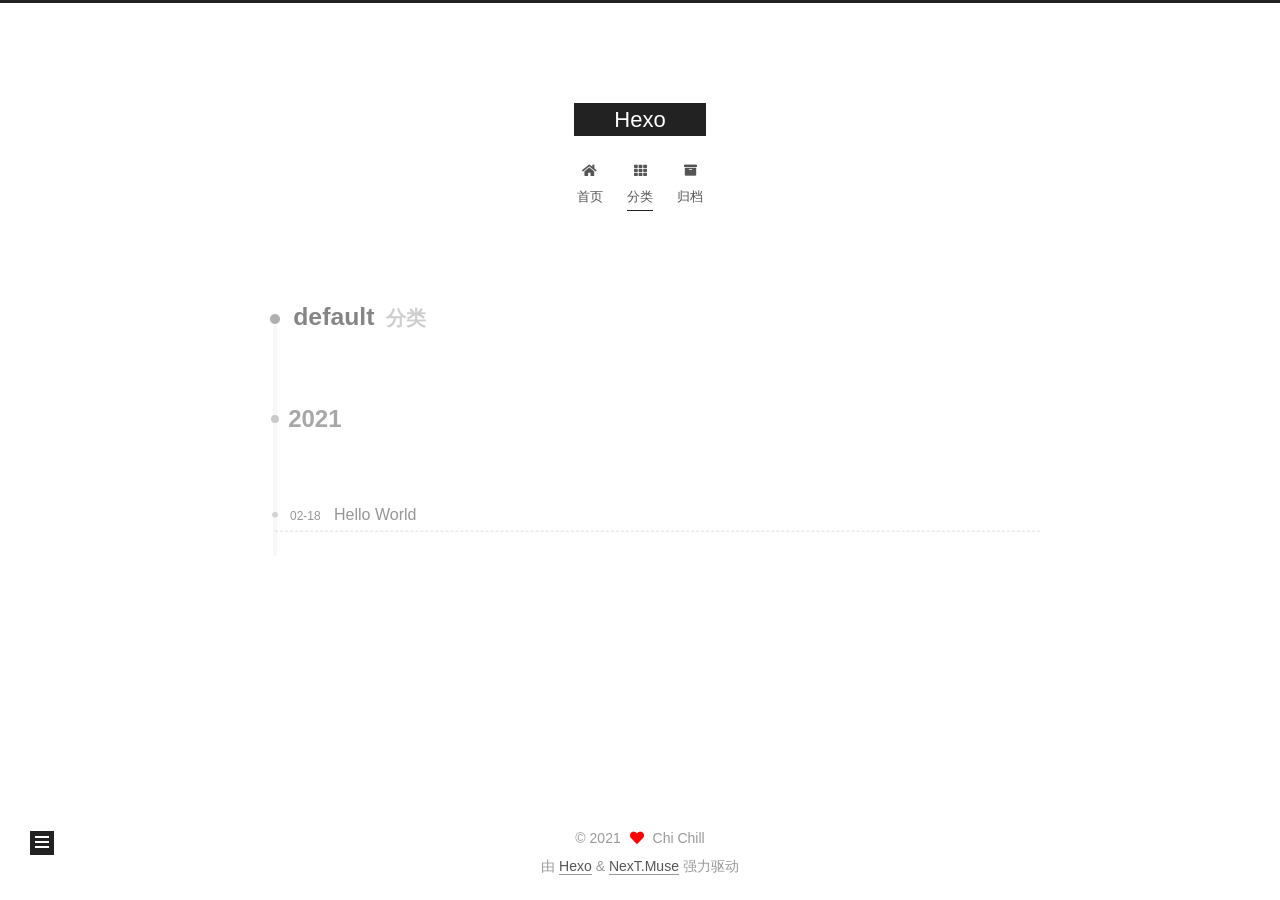
<file: categories/default/index.html>
<!DOCTYPE html>
<html lang="zh-CN">
<head>
  <meta charset="UTF-8">
<meta name="viewport" content="width=device-width, initial-scale=1, maximum-scale=2">
<meta name="theme-color" content="#222">
<meta name="generator" content="Hexo 5.3.0">
  <link rel="apple-touch-icon" sizes="180x180" href="/images/apple-touch-icon-next.png">
  <link rel="icon" type="image/png" sizes="32x32" href="/images/favicon-32x32-next.png">
  <link rel="icon" type="image/png" sizes="16x16" href="/images/favicon-16x16-next.png">
  <link rel="mask-icon" href="/images/logo.svg" color="#222">

<link rel="stylesheet" href="/css/main.css">


<link rel="stylesheet" href="/lib/font-awesome/css/all.min.css">

<script id="hexo-configurations">
    var NexT = window.NexT || {};
    var CONFIG = {"hostname":"abgelehnt.github.io","root":"/","scheme":"Muse","version":"7.8.0","exturl":false,"sidebar":{"position":"left","display":"post","padding":18,"offset":12,"onmobile":false},"copycode":{"enable":false,"show_result":false,"style":null},"back2top":{"enable":true,"sidebar":false,"scrollpercent":false},"bookmark":{"enable":false,"color":"#222","save":"auto"},"fancybox":false,"mediumzoom":false,"lazyload":false,"pangu":false,"comments":{"style":"tabs","active":null,"storage":true,"lazyload":false,"nav":null},"algolia":{"hits":{"per_page":10},"labels":{"input_placeholder":"Search for Posts","hits_empty":"We didn't find any results for the search: ${query}","hits_stats":"${hits} results found in ${time} ms"}},"localsearch":{"enable":false,"trigger":"auto","top_n_per_article":1,"unescape":false,"preload":false},"motion":{"enable":true,"async":false,"transition":{"post_block":"fadeIn","post_header":"slideDownIn","post_body":"slideDownIn","coll_header":"slideLeftIn","sidebar":"slideUpIn"}}};
  </script>

  <meta property="og:type" content="website">
<meta property="og:title" content="Hexo">
<meta property="og:url" content="https://abgelehnt.github.io/categories/default/index.html">
<meta property="og:site_name" content="Hexo">
<meta property="og:locale" content="zh_CN">
<meta property="article:author" content="Chi Chill">
<meta name="twitter:card" content="summary">

<link rel="canonical" href="https://abgelehnt.github.io/categories/default/">


<script id="page-configurations">
  // https://hexo.io/docs/variables.html
  CONFIG.page = {
    sidebar: "",
    isHome : false,
    isPost : false,
    lang   : 'zh-CN'
  };
</script>

  <title>分类: default | Hexo</title>
  






  <noscript>
  <style>
  .use-motion .brand,
  .use-motion .menu-item,
  .sidebar-inner,
  .use-motion .post-block,
  .use-motion .pagination,
  .use-motion .comments,
  .use-motion .post-header,
  .use-motion .post-body,
  .use-motion .collection-header { opacity: initial; }

  .use-motion .site-title,
  .use-motion .site-subtitle {
    opacity: initial;
    top: initial;
  }

  .use-motion .logo-line-before i { left: initial; }
  .use-motion .logo-line-after i { right: initial; }
  </style>
</noscript>

</head>

<body itemscope itemtype="http://schema.org/WebPage">
  <div class="container use-motion">
    <div class="headband"></div>

    <header class="header" itemscope itemtype="http://schema.org/WPHeader">
      <div class="header-inner"><div class="site-brand-container">
  <div class="site-nav-toggle">
    <div class="toggle" aria-label="切换导航栏">
      <span class="toggle-line toggle-line-first"></span>
      <span class="toggle-line toggle-line-middle"></span>
      <span class="toggle-line toggle-line-last"></span>
    </div>
  </div>

  <div class="site-meta">

    <a href="/" class="brand" rel="start">
      <span class="logo-line-before"><i></i></span>
      <h1 class="site-title">Hexo</h1>
      <span class="logo-line-after"><i></i></span>
    </a>
  </div>

  <div class="site-nav-right">
    <div class="toggle popup-trigger">
    </div>
  </div>
</div>




<nav class="site-nav">
  <ul id="menu" class="main-menu menu">
        <li class="menu-item menu-item-home">

    <a href="/" rel="section"><i class="fa fa-home fa-fw"></i>首页</a>

  </li>
        <li class="menu-item menu-item-categories">

    <a href="/categories/" rel="section"><i class="fa fa-th fa-fw"></i>分类</a>

  </li>
        <li class="menu-item menu-item-archives">

    <a href="/archives/" rel="section"><i class="fa fa-archive fa-fw"></i>归档</a>

  </li>
  </ul>
</nav>




</div>
    </header>

    
  <div class="back-to-top">
    <i class="fa fa-arrow-up"></i>
    <span>0%</span>
  </div>


    <main class="main">
      <div class="main-inner">
        <div class="content-wrap">
          

          <div class="content category">
            

  
  
  
  <div class="post-block">
    <div class="posts-collapse">
      <div class="collection-title">
        <h2 class="collection-header">default
          <small>分类</small>
        </h2>
      </div>

      
    <div class="collection-year">
      <span class="collection-header">2021</span>
    </div>

  <article itemscope itemtype="http://schema.org/Article">
    <header class="post-header">

      <div class="post-meta">
        <time itemprop="dateCreated"
              datetime="2021-02-18T11:18:36+00:00"
              content="2021-02-18">
          02-18
        </time>
      </div>

      <div class="post-title">
          <a class="post-title-link" href="/posts/4a17b156.html" itemprop="url">
            <span itemprop="name">Hello World</span>
          </a>
      </div>

    </header>
  </article>

    </div>
  </div>
  
  
  

  



          </div>
          

<script>
  window.addEventListener('tabs:register', () => {
    let { activeClass } = CONFIG.comments;
    if (CONFIG.comments.storage) {
      activeClass = localStorage.getItem('comments_active') || activeClass;
    }
    if (activeClass) {
      let activeTab = document.querySelector(`a[href="#comment-${activeClass}"]`);
      if (activeTab) {
        activeTab.click();
      }
    }
  });
  if (CONFIG.comments.storage) {
    window.addEventListener('tabs:click', event => {
      if (!event.target.matches('.tabs-comment .tab-content .tab-pane')) return;
      let commentClass = event.target.classList[1];
      localStorage.setItem('comments_active', commentClass);
    });
  }
</script>

        </div>
          
  
  <div class="toggle sidebar-toggle">
    <span class="toggle-line toggle-line-first"></span>
    <span class="toggle-line toggle-line-middle"></span>
    <span class="toggle-line toggle-line-last"></span>
  </div>

  <aside class="sidebar">
    <div class="sidebar-inner">

      <ul class="sidebar-nav motion-element">
        <li class="sidebar-nav-toc">
          文章目录
        </li>
        <li class="sidebar-nav-overview">
          站点概览
        </li>
      </ul>

      <!--noindex-->
      <div class="post-toc-wrap sidebar-panel">
      </div>
      <!--/noindex-->

      <div class="site-overview-wrap sidebar-panel">
        <div class="site-author motion-element" itemprop="author" itemscope itemtype="http://schema.org/Person">
  <p class="site-author-name" itemprop="name">Chi Chill</p>
  <div class="site-description" itemprop="description"></div>
</div>
<div class="site-state-wrap motion-element">
  <nav class="site-state">
      <div class="site-state-item site-state-posts">
          <a href="/archives/">
        
          <span class="site-state-item-count">2</span>
          <span class="site-state-item-name">日志</span>
        </a>
      </div>
      <div class="site-state-item site-state-categories">
            <a href="/categories/">
          
        <span class="site-state-item-count">1</span>
        <span class="site-state-item-name">分类</span></a>
      </div>
  </nav>
</div>



      </div>

    </div>
  </aside>
  <div id="sidebar-dimmer"></div>


      </div>
    </main>

    <footer class="footer">
      <div class="footer-inner">
        

        

<div class="copyright">
  
  &copy; 
  <span itemprop="copyrightYear">2021</span>
  <span class="with-love">
    <i class="fa fa-heart"></i>
  </span>
  <span class="author" itemprop="copyrightHolder">Chi Chill</span>
</div>
  <div class="powered-by">由 <a href="https://hexo.io/" class="theme-link" rel="noopener" target="_blank">Hexo</a> & <a href="https://muse.theme-next.org/" class="theme-link" rel="noopener" target="_blank">NexT.Muse</a> 强力驱动
  </div>

        








      </div>
    </footer>
  </div>

  
  <script src="/lib/anime.min.js"></script>
  <script src="/lib/velocity/velocity.min.js"></script>
  <script src="/lib/velocity/velocity.ui.min.js"></script>

<script src="/js/utils.js"></script>

<script src="/js/motion.js"></script>


<script src="/js/schemes/muse.js"></script>


<script src="/js/next-boot.js"></script>




  















  

  

</body>
</html>
</file>
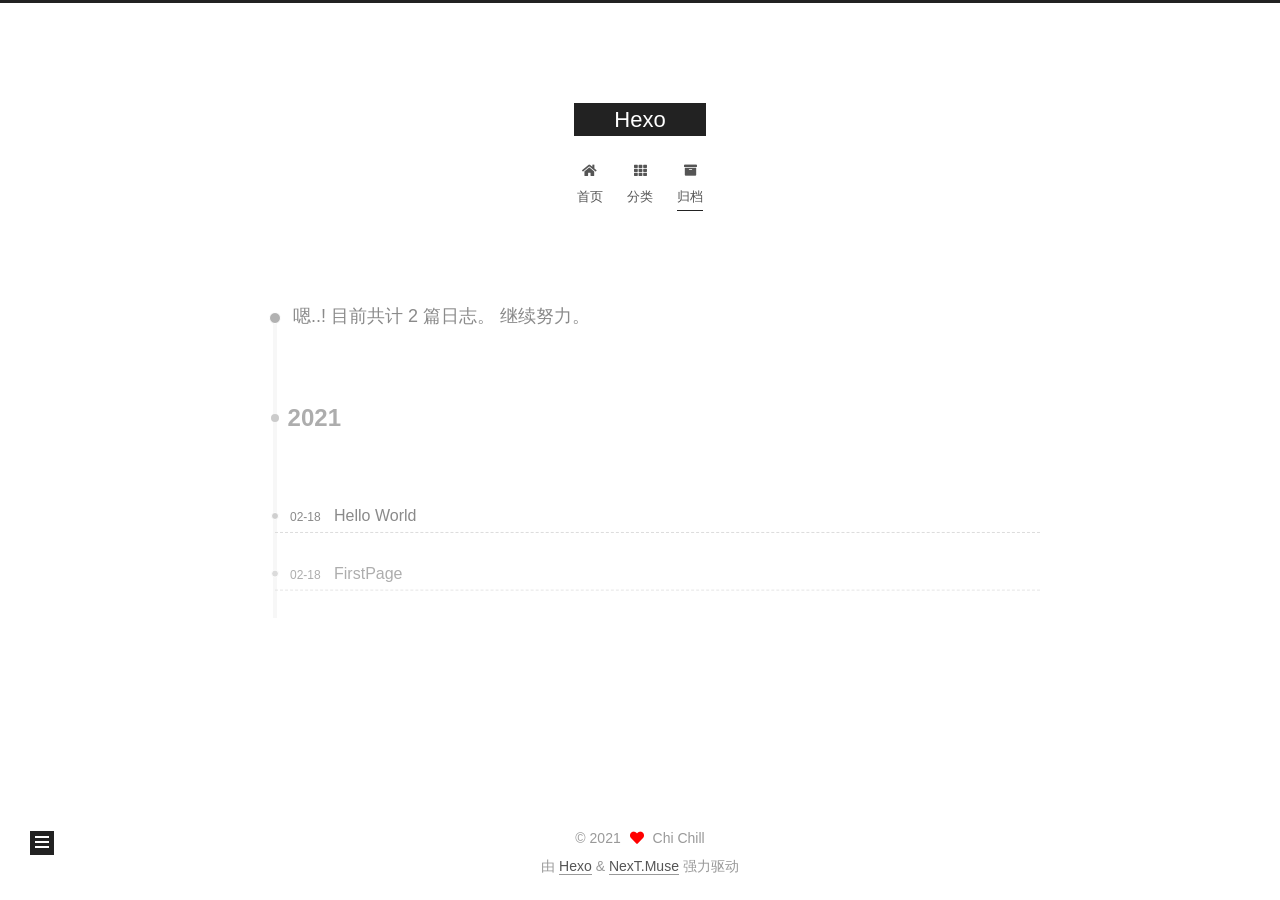
<file: archives/2021/02/index.html>
<!DOCTYPE html>
<html lang="zh-CN">
<head>
  <meta charset="UTF-8">
<meta name="viewport" content="width=device-width, initial-scale=1, maximum-scale=2">
<meta name="theme-color" content="#222">
<meta name="generator" content="Hexo 5.3.0">
  <link rel="apple-touch-icon" sizes="180x180" href="/images/apple-touch-icon-next.png">
  <link rel="icon" type="image/png" sizes="32x32" href="/images/favicon-32x32-next.png">
  <link rel="icon" type="image/png" sizes="16x16" href="/images/favicon-16x16-next.png">
  <link rel="mask-icon" href="/images/logo.svg" color="#222">

<link rel="stylesheet" href="/css/main.css">


<link rel="stylesheet" href="/lib/font-awesome/css/all.min.css">

<script id="hexo-configurations">
    var NexT = window.NexT || {};
    var CONFIG = {"hostname":"abgelehnt.github.io","root":"/","scheme":"Muse","version":"7.8.0","exturl":false,"sidebar":{"position":"left","display":"post","padding":18,"offset":12,"onmobile":false},"copycode":{"enable":false,"show_result":false,"style":null},"back2top":{"enable":true,"sidebar":false,"scrollpercent":false},"bookmark":{"enable":false,"color":"#222","save":"auto"},"fancybox":false,"mediumzoom":false,"lazyload":false,"pangu":false,"comments":{"style":"tabs","active":null,"storage":true,"lazyload":false,"nav":null},"algolia":{"hits":{"per_page":10},"labels":{"input_placeholder":"Search for Posts","hits_empty":"We didn't find any results for the search: ${query}","hits_stats":"${hits} results found in ${time} ms"}},"localsearch":{"enable":false,"trigger":"auto","top_n_per_article":1,"unescape":false,"preload":false},"motion":{"enable":true,"async":false,"transition":{"post_block":"fadeIn","post_header":"slideDownIn","post_body":"slideDownIn","coll_header":"slideLeftIn","sidebar":"slideUpIn"}}};
  </script>

  <meta property="og:type" content="website">
<meta property="og:title" content="Hexo">
<meta property="og:url" content="https://abgelehnt.github.io/archives/2021/02/index.html">
<meta property="og:site_name" content="Hexo">
<meta property="og:locale" content="zh_CN">
<meta property="article:author" content="Chi Chill">
<meta name="twitter:card" content="summary">

<link rel="canonical" href="https://abgelehnt.github.io/archives/2021/02/">


<script id="page-configurations">
  // https://hexo.io/docs/variables.html
  CONFIG.page = {
    sidebar: "",
    isHome : false,
    isPost : false,
    lang   : 'zh-CN'
  };
</script>

  <title>归档 | Hexo</title>
  






  <noscript>
  <style>
  .use-motion .brand,
  .use-motion .menu-item,
  .sidebar-inner,
  .use-motion .post-block,
  .use-motion .pagination,
  .use-motion .comments,
  .use-motion .post-header,
  .use-motion .post-body,
  .use-motion .collection-header { opacity: initial; }

  .use-motion .site-title,
  .use-motion .site-subtitle {
    opacity: initial;
    top: initial;
  }

  .use-motion .logo-line-before i { left: initial; }
  .use-motion .logo-line-after i { right: initial; }
  </style>
</noscript>

</head>

<body itemscope itemtype="http://schema.org/WebPage">
  <div class="container use-motion">
    <div class="headband"></div>

    <header class="header" itemscope itemtype="http://schema.org/WPHeader">
      <div class="header-inner"><div class="site-brand-container">
  <div class="site-nav-toggle">
    <div class="toggle" aria-label="切换导航栏">
      <span class="toggle-line toggle-line-first"></span>
      <span class="toggle-line toggle-line-middle"></span>
      <span class="toggle-line toggle-line-last"></span>
    </div>
  </div>

  <div class="site-meta">

    <a href="/" class="brand" rel="start">
      <span class="logo-line-before"><i></i></span>
      <h1 class="site-title">Hexo</h1>
      <span class="logo-line-after"><i></i></span>
    </a>
  </div>

  <div class="site-nav-right">
    <div class="toggle popup-trigger">
    </div>
  </div>
</div>




<nav class="site-nav">
  <ul id="menu" class="main-menu menu">
        <li class="menu-item menu-item-home">

    <a href="/" rel="section"><i class="fa fa-home fa-fw"></i>首页</a>

  </li>
        <li class="menu-item menu-item-categories">

    <a href="/categories/" rel="section"><i class="fa fa-th fa-fw"></i>分类</a>

  </li>
        <li class="menu-item menu-item-archives">

    <a href="/archives/" rel="section"><i class="fa fa-archive fa-fw"></i>归档</a>

  </li>
  </ul>
</nav>




</div>
    </header>

    
  <div class="back-to-top">
    <i class="fa fa-arrow-up"></i>
    <span>0%</span>
  </div>


    <main class="main">
      <div class="main-inner">
        <div class="content-wrap">
          

          <div class="content archive">
            

  
  
  
  <div class="post-block">
    <div class="posts-collapse">
      <div class="collection-title">
        <span class="collection-header">嗯..! 目前共计 2 篇日志。 继续努力。</span>
      </div>

      
    <div class="collection-year">
      <span class="collection-header">2021</span>
    </div>

  <article itemscope itemtype="http://schema.org/Article">
    <header class="post-header">

      <div class="post-meta">
        <time itemprop="dateCreated"
              datetime="2021-02-18T11:18:36+00:00"
              content="2021-02-18">
          02-18
        </time>
      </div>

      <div class="post-title">
          <a class="post-title-link" href="/posts/4a17b156.html" itemprop="url">
            <span itemprop="name">Hello World</span>
          </a>
      </div>

    </header>
  </article>

  <article itemscope itemtype="http://schema.org/Article">
    <header class="post-header">

      <div class="post-meta">
        <time itemprop="dateCreated"
              datetime="2021-02-18T11:09:23+00:00"
              content="2021-02-18">
          02-18
        </time>
      </div>

      <div class="post-title">
          <a class="post-title-link" href="/posts/eb4aebd3.html" itemprop="url">
            <span itemprop="name">FirstPage</span>
          </a>
      </div>

    </header>
  </article>


    </div>
  </div>
  
  
  

  



          </div>
          

<script>
  window.addEventListener('tabs:register', () => {
    let { activeClass } = CONFIG.comments;
    if (CONFIG.comments.storage) {
      activeClass = localStorage.getItem('comments_active') || activeClass;
    }
    if (activeClass) {
      let activeTab = document.querySelector(`a[href="#comment-${activeClass}"]`);
      if (activeTab) {
        activeTab.click();
      }
    }
  });
  if (CONFIG.comments.storage) {
    window.addEventListener('tabs:click', event => {
      if (!event.target.matches('.tabs-comment .tab-content .tab-pane')) return;
      let commentClass = event.target.classList[1];
      localStorage.setItem('comments_active', commentClass);
    });
  }
</script>

        </div>
          
  
  <div class="toggle sidebar-toggle">
    <span class="toggle-line toggle-line-first"></span>
    <span class="toggle-line toggle-line-middle"></span>
    <span class="toggle-line toggle-line-last"></span>
  </div>

  <aside class="sidebar">
    <div class="sidebar-inner">

      <ul class="sidebar-nav motion-element">
        <li class="sidebar-nav-toc">
          文章目录
        </li>
        <li class="sidebar-nav-overview">
          站点概览
        </li>
      </ul>

      <!--noindex-->
      <div class="post-toc-wrap sidebar-panel">
      </div>
      <!--/noindex-->

      <div class="site-overview-wrap sidebar-panel">
        <div class="site-author motion-element" itemprop="author" itemscope itemtype="http://schema.org/Person">
  <p class="site-author-name" itemprop="name">Chi Chill</p>
  <div class="site-description" itemprop="description"></div>
</div>
<div class="site-state-wrap motion-element">
  <nav class="site-state">
      <div class="site-state-item site-state-posts">
          <a href="/archives/">
        
          <span class="site-state-item-count">2</span>
          <span class="site-state-item-name">日志</span>
        </a>
      </div>
      <div class="site-state-item site-state-categories">
            <a href="/categories/">
          
        <span class="site-state-item-count">1</span>
        <span class="site-state-item-name">分类</span></a>
      </div>
  </nav>
</div>



      </div>

    </div>
  </aside>
  <div id="sidebar-dimmer"></div>


      </div>
    </main>

    <footer class="footer">
      <div class="footer-inner">
        

        

<div class="copyright">
  
  &copy; 
  <span itemprop="copyrightYear">2021</span>
  <span class="with-love">
    <i class="fa fa-heart"></i>
  </span>
  <span class="author" itemprop="copyrightHolder">Chi Chill</span>
</div>
  <div class="powered-by">由 <a href="https://hexo.io/" class="theme-link" rel="noopener" target="_blank">Hexo</a> & <a href="https://muse.theme-next.org/" class="theme-link" rel="noopener" target="_blank">NexT.Muse</a> 强力驱动
  </div>

        








      </div>
    </footer>
  </div>

  
  <script src="/lib/anime.min.js"></script>
  <script src="/lib/velocity/velocity.min.js"></script>
  <script src="/lib/velocity/velocity.ui.min.js"></script>

<script src="/js/utils.js"></script>

<script src="/js/motion.js"></script>


<script src="/js/schemes/muse.js"></script>


<script src="/js/next-boot.js"></script>




  















  

  

</body>
</html>
</file>
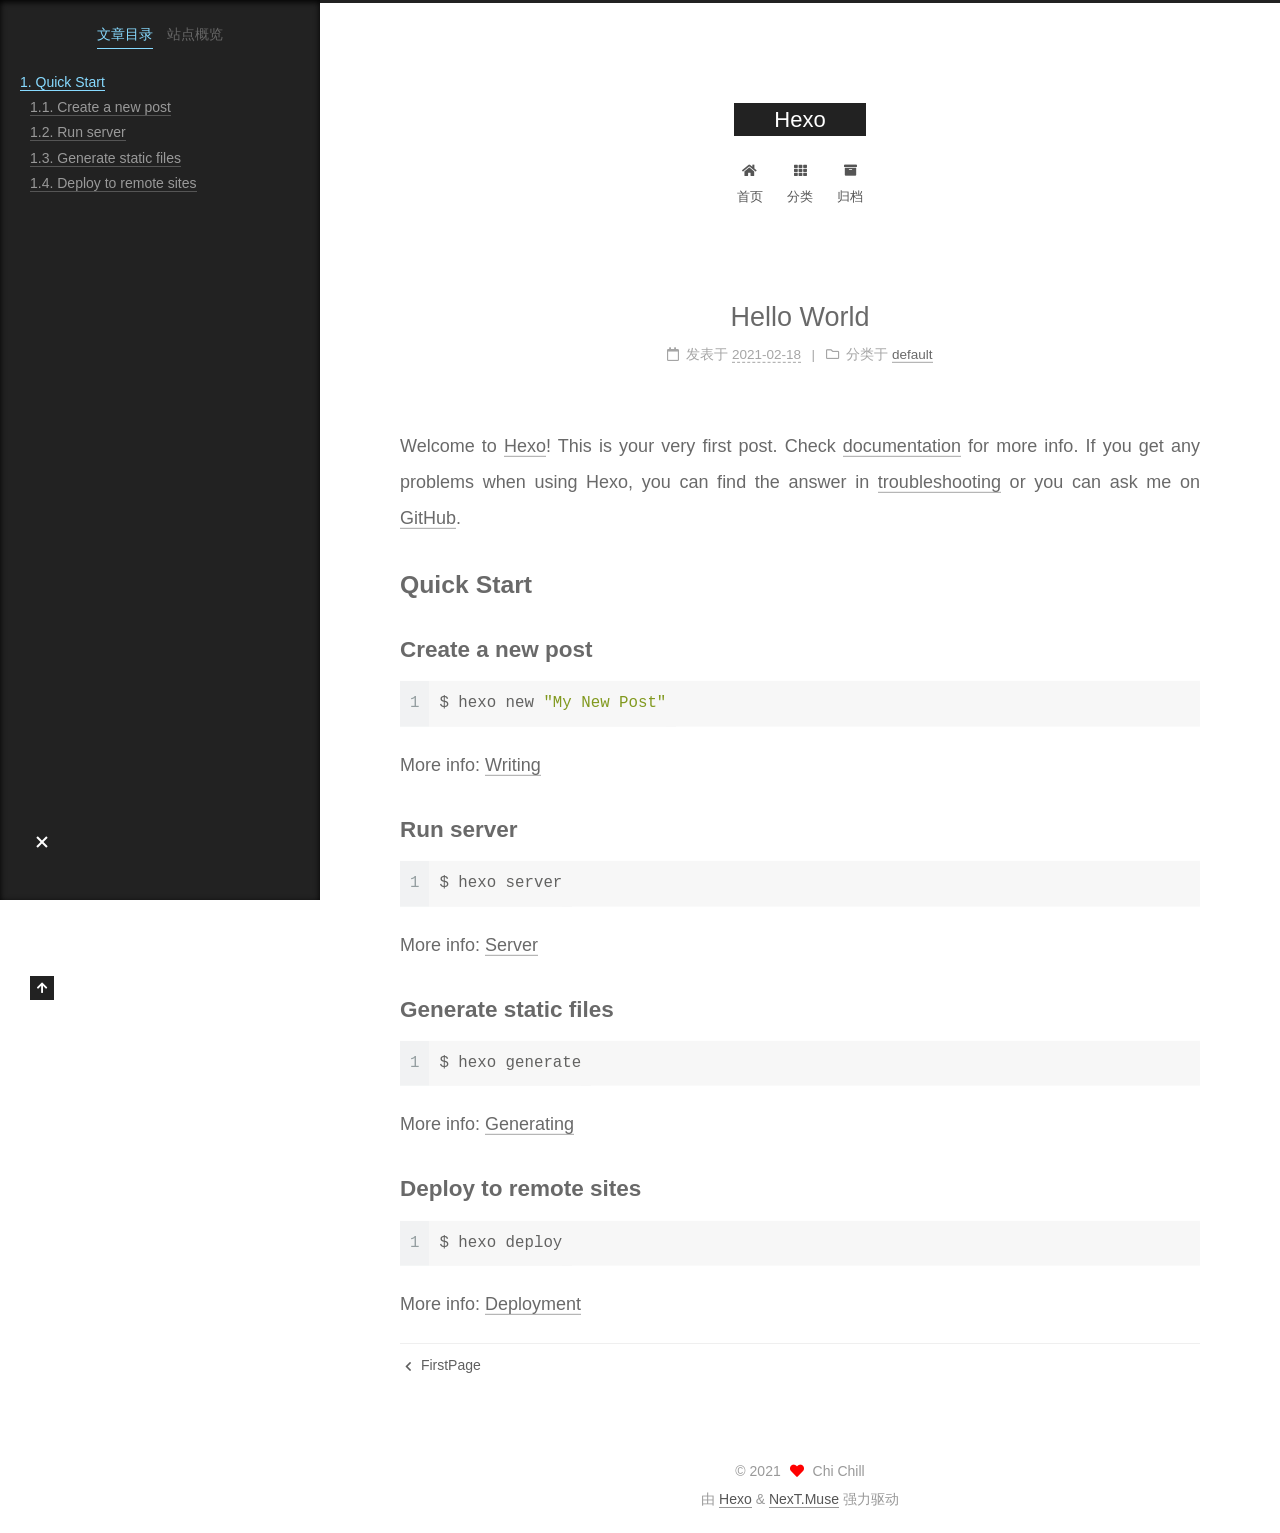
<file: posts/4a17b156.html>
<!DOCTYPE html>
<html lang="zh-CN">
<head>
  <meta charset="UTF-8">
<meta name="viewport" content="width=device-width, initial-scale=1, maximum-scale=2">
<meta name="theme-color" content="#222">
<meta name="generator" content="Hexo 5.3.0">
  <link rel="apple-touch-icon" sizes="180x180" href="/images/apple-touch-icon-next.png">
  <link rel="icon" type="image/png" sizes="32x32" href="/images/favicon-32x32-next.png">
  <link rel="icon" type="image/png" sizes="16x16" href="/images/favicon-16x16-next.png">
  <link rel="mask-icon" href="/images/logo.svg" color="#222">

<link rel="stylesheet" href="/css/main.css">


<link rel="stylesheet" href="/lib/font-awesome/css/all.min.css">

<script id="hexo-configurations">
    var NexT = window.NexT || {};
    var CONFIG = {"hostname":"abgelehnt.github.io","root":"/","scheme":"Muse","version":"7.8.0","exturl":false,"sidebar":{"position":"left","display":"post","padding":18,"offset":12,"onmobile":false},"copycode":{"enable":false,"show_result":false,"style":null},"back2top":{"enable":true,"sidebar":false,"scrollpercent":false},"bookmark":{"enable":false,"color":"#222","save":"auto"},"fancybox":false,"mediumzoom":false,"lazyload":false,"pangu":false,"comments":{"style":"tabs","active":null,"storage":true,"lazyload":false,"nav":null},"algolia":{"hits":{"per_page":10},"labels":{"input_placeholder":"Search for Posts","hits_empty":"We didn't find any results for the search: ${query}","hits_stats":"${hits} results found in ${time} ms"}},"localsearch":{"enable":false,"trigger":"auto","top_n_per_article":1,"unescape":false,"preload":false},"motion":{"enable":true,"async":false,"transition":{"post_block":"fadeIn","post_header":"slideDownIn","post_body":"slideDownIn","coll_header":"slideLeftIn","sidebar":"slideUpIn"}}};
  </script>

  <meta name="description" content="Welcome to Hexo! This is your very first post. Check documentation for more info. If you get any problems when using Hexo, you can find the answer in troubleshooting or you can ask me on GitHub. Quick">
<meta property="og:type" content="article">
<meta property="og:title" content="Hello World">
<meta property="og:url" content="https://abgelehnt.github.io/posts/4a17b156.html">
<meta property="og:site_name" content="Hexo">
<meta property="og:description" content="Welcome to Hexo! This is your very first post. Check documentation for more info. If you get any problems when using Hexo, you can find the answer in troubleshooting or you can ask me on GitHub. Quick">
<meta property="og:locale" content="zh_CN">
<meta property="article:published_time" content="2021-02-18T11:18:36.000Z">
<meta property="article:modified_time" content="2021-02-18T11:18:36.000Z">
<meta property="article:author" content="Chi Chill">
<meta name="twitter:card" content="summary">

<link rel="canonical" href="https://abgelehnt.github.io/posts/4a17b156.html">


<script id="page-configurations">
  // https://hexo.io/docs/variables.html
  CONFIG.page = {
    sidebar: "",
    isHome : false,
    isPost : true,
    lang   : 'zh-CN'
  };
</script>

  <title>Hello World | Hexo</title>
  






  <noscript>
  <style>
  .use-motion .brand,
  .use-motion .menu-item,
  .sidebar-inner,
  .use-motion .post-block,
  .use-motion .pagination,
  .use-motion .comments,
  .use-motion .post-header,
  .use-motion .post-body,
  .use-motion .collection-header { opacity: initial; }

  .use-motion .site-title,
  .use-motion .site-subtitle {
    opacity: initial;
    top: initial;
  }

  .use-motion .logo-line-before i { left: initial; }
  .use-motion .logo-line-after i { right: initial; }
  </style>
</noscript>

</head>

<body itemscope itemtype="http://schema.org/WebPage">
  <div class="container use-motion">
    <div class="headband"></div>

    <header class="header" itemscope itemtype="http://schema.org/WPHeader">
      <div class="header-inner"><div class="site-brand-container">
  <div class="site-nav-toggle">
    <div class="toggle" aria-label="切换导航栏">
      <span class="toggle-line toggle-line-first"></span>
      <span class="toggle-line toggle-line-middle"></span>
      <span class="toggle-line toggle-line-last"></span>
    </div>
  </div>

  <div class="site-meta">

    <a href="/" class="brand" rel="start">
      <span class="logo-line-before"><i></i></span>
      <h1 class="site-title">Hexo</h1>
      <span class="logo-line-after"><i></i></span>
    </a>
  </div>

  <div class="site-nav-right">
    <div class="toggle popup-trigger">
    </div>
  </div>
</div>




<nav class="site-nav">
  <ul id="menu" class="main-menu menu">
        <li class="menu-item menu-item-home">

    <a href="/" rel="section"><i class="fa fa-home fa-fw"></i>首页</a>

  </li>
        <li class="menu-item menu-item-categories">

    <a href="/categories/" rel="section"><i class="fa fa-th fa-fw"></i>分类</a>

  </li>
        <li class="menu-item menu-item-archives">

    <a href="/archives/" rel="section"><i class="fa fa-archive fa-fw"></i>归档</a>

  </li>
  </ul>
</nav>




</div>
    </header>

    
  <div class="back-to-top">
    <i class="fa fa-arrow-up"></i>
    <span>0%</span>
  </div>


    <main class="main">
      <div class="main-inner">
        <div class="content-wrap">
          

          <div class="content post posts-expand">
            

    
  
  
  <article itemscope itemtype="http://schema.org/Article" class="post-block" lang="zh-CN">
    <link itemprop="mainEntityOfPage" href="https://abgelehnt.github.io/posts/4a17b156.html">

    <span hidden itemprop="author" itemscope itemtype="http://schema.org/Person">
      <meta itemprop="image" content="/images/avatar.gif">
      <meta itemprop="name" content="Chi Chill">
      <meta itemprop="description" content="">
    </span>

    <span hidden itemprop="publisher" itemscope itemtype="http://schema.org/Organization">
      <meta itemprop="name" content="Hexo">
    </span>
      <header class="post-header">
        <h1 class="post-title" itemprop="name headline">
          Hello World
        </h1>

        <div class="post-meta">
            <span class="post-meta-item">
              <span class="post-meta-item-icon">
                <i class="far fa-calendar"></i>
              </span>
              <span class="post-meta-item-text">发表于</span>

              <time title="创建时间：2021-02-18 11:18:36" itemprop="dateCreated datePublished" datetime="2021-02-18T11:18:36+00:00">2021-02-18</time>
            </span>
            <span class="post-meta-item">
              <span class="post-meta-item-icon">
                <i class="far fa-folder"></i>
              </span>
              <span class="post-meta-item-text">分类于</span>
                <span itemprop="about" itemscope itemtype="http://schema.org/Thing">
                  <a href="/categories/default/" itemprop="url" rel="index"><span itemprop="name">default</span></a>
                </span>
            </span>

          

        </div>
      </header>

    
    
    
    <div class="post-body" itemprop="articleBody">

      
        <p>Welcome to <a target="_blank" rel="noopener" href="https://hexo.io/">Hexo</a>! This is your very first post. Check <a target="_blank" rel="noopener" href="https://hexo.io/docs/">documentation</a> for more info. If you get any problems when using Hexo, you can find the answer in <a target="_blank" rel="noopener" href="https://hexo.io/docs/troubleshooting.html">troubleshooting</a> or you can ask me on <a target="_blank" rel="noopener" href="https://github.com/hexojs/hexo/issues">GitHub</a>.</p>
<h2 id="Quick-Start"><a href="#Quick-Start" class="headerlink" title="Quick Start"></a>Quick Start</h2><h3 id="Create-a-new-post"><a href="#Create-a-new-post" class="headerlink" title="Create a new post"></a>Create a new post</h3><figure class="highlight bash"><table><tr><td class="gutter"><pre><span class="line">1</span><br></pre></td><td class="code"><pre><span class="line">$ hexo new <span class="string">&quot;My New Post&quot;</span></span><br></pre></td></tr></table></figure>
<p>More info: <a target="_blank" rel="noopener" href="https://hexo.io/docs/writing.html">Writing</a></p>
<h3 id="Run-server"><a href="#Run-server" class="headerlink" title="Run server"></a>Run server</h3><figure class="highlight bash"><table><tr><td class="gutter"><pre><span class="line">1</span><br></pre></td><td class="code"><pre><span class="line">$ hexo server</span><br></pre></td></tr></table></figure>
<p>More info: <a target="_blank" rel="noopener" href="https://hexo.io/docs/server.html">Server</a></p>
<h3 id="Generate-static-files"><a href="#Generate-static-files" class="headerlink" title="Generate static files"></a>Generate static files</h3><figure class="highlight bash"><table><tr><td class="gutter"><pre><span class="line">1</span><br></pre></td><td class="code"><pre><span class="line">$ hexo generate</span><br></pre></td></tr></table></figure>
<p>More info: <a target="_blank" rel="noopener" href="https://hexo.io/docs/generating.html">Generating</a></p>
<h3 id="Deploy-to-remote-sites"><a href="#Deploy-to-remote-sites" class="headerlink" title="Deploy to remote sites"></a>Deploy to remote sites</h3><figure class="highlight bash"><table><tr><td class="gutter"><pre><span class="line">1</span><br></pre></td><td class="code"><pre><span class="line">$ hexo deploy</span><br></pre></td></tr></table></figure>
<p>More info: <a target="_blank" rel="noopener" href="https://hexo.io/docs/one-command-deployment.html">Deployment</a></p>

    </div>

    
    
    

      <footer class="post-footer">

        


        
    <div class="post-nav">
      <div class="post-nav-item">
    <a href="/posts/eb4aebd3.html" rel="prev" title="FirstPage">
      <i class="fa fa-chevron-left"></i> FirstPage
    </a></div>
      <div class="post-nav-item"></div>
    </div>
      </footer>
    
  </article>
  
  
  



          </div>
          

<script>
  window.addEventListener('tabs:register', () => {
    let { activeClass } = CONFIG.comments;
    if (CONFIG.comments.storage) {
      activeClass = localStorage.getItem('comments_active') || activeClass;
    }
    if (activeClass) {
      let activeTab = document.querySelector(`a[href="#comment-${activeClass}"]`);
      if (activeTab) {
        activeTab.click();
      }
    }
  });
  if (CONFIG.comments.storage) {
    window.addEventListener('tabs:click', event => {
      if (!event.target.matches('.tabs-comment .tab-content .tab-pane')) return;
      let commentClass = event.target.classList[1];
      localStorage.setItem('comments_active', commentClass);
    });
  }
</script>

        </div>
          
  
  <div class="toggle sidebar-toggle">
    <span class="toggle-line toggle-line-first"></span>
    <span class="toggle-line toggle-line-middle"></span>
    <span class="toggle-line toggle-line-last"></span>
  </div>

  <aside class="sidebar">
    <div class="sidebar-inner">

      <ul class="sidebar-nav motion-element">
        <li class="sidebar-nav-toc">
          文章目录
        </li>
        <li class="sidebar-nav-overview">
          站点概览
        </li>
      </ul>

      <!--noindex-->
      <div class="post-toc-wrap sidebar-panel">
          <div class="post-toc motion-element"><ol class="nav"><li class="nav-item nav-level-2"><a class="nav-link" href="#Quick-Start"><span class="nav-number">1.</span> <span class="nav-text">Quick Start</span></a><ol class="nav-child"><li class="nav-item nav-level-3"><a class="nav-link" href="#Create-a-new-post"><span class="nav-number">1.1.</span> <span class="nav-text">Create a new post</span></a></li><li class="nav-item nav-level-3"><a class="nav-link" href="#Run-server"><span class="nav-number">1.2.</span> <span class="nav-text">Run server</span></a></li><li class="nav-item nav-level-3"><a class="nav-link" href="#Generate-static-files"><span class="nav-number">1.3.</span> <span class="nav-text">Generate static files</span></a></li><li class="nav-item nav-level-3"><a class="nav-link" href="#Deploy-to-remote-sites"><span class="nav-number">1.4.</span> <span class="nav-text">Deploy to remote sites</span></a></li></ol></li></ol></div>
      </div>
      <!--/noindex-->

      <div class="site-overview-wrap sidebar-panel">
        <div class="site-author motion-element" itemprop="author" itemscope itemtype="http://schema.org/Person">
  <p class="site-author-name" itemprop="name">Chi Chill</p>
  <div class="site-description" itemprop="description"></div>
</div>
<div class="site-state-wrap motion-element">
  <nav class="site-state">
      <div class="site-state-item site-state-posts">
          <a href="/archives/">
        
          <span class="site-state-item-count">2</span>
          <span class="site-state-item-name">日志</span>
        </a>
      </div>
      <div class="site-state-item site-state-categories">
            <a href="/categories/">
          
        <span class="site-state-item-count">1</span>
        <span class="site-state-item-name">分类</span></a>
      </div>
  </nav>
</div>



      </div>

    </div>
  </aside>
  <div id="sidebar-dimmer"></div>


      </div>
    </main>

    <footer class="footer">
      <div class="footer-inner">
        

        

<div class="copyright">
  
  &copy; 
  <span itemprop="copyrightYear">2021</span>
  <span class="with-love">
    <i class="fa fa-heart"></i>
  </span>
  <span class="author" itemprop="copyrightHolder">Chi Chill</span>
</div>
  <div class="powered-by">由 <a href="https://hexo.io/" class="theme-link" rel="noopener" target="_blank">Hexo</a> & <a href="https://muse.theme-next.org/" class="theme-link" rel="noopener" target="_blank">NexT.Muse</a> 强力驱动
  </div>

        








      </div>
    </footer>
  </div>

  
  <script src="/lib/anime.min.js"></script>
  <script src="/lib/velocity/velocity.min.js"></script>
  <script src="/lib/velocity/velocity.ui.min.js"></script>

<script src="/js/utils.js"></script>

<script src="/js/motion.js"></script>


<script src="/js/schemes/muse.js"></script>


<script src="/js/next-boot.js"></script>




  















  

  

</body>
</html>
</file>
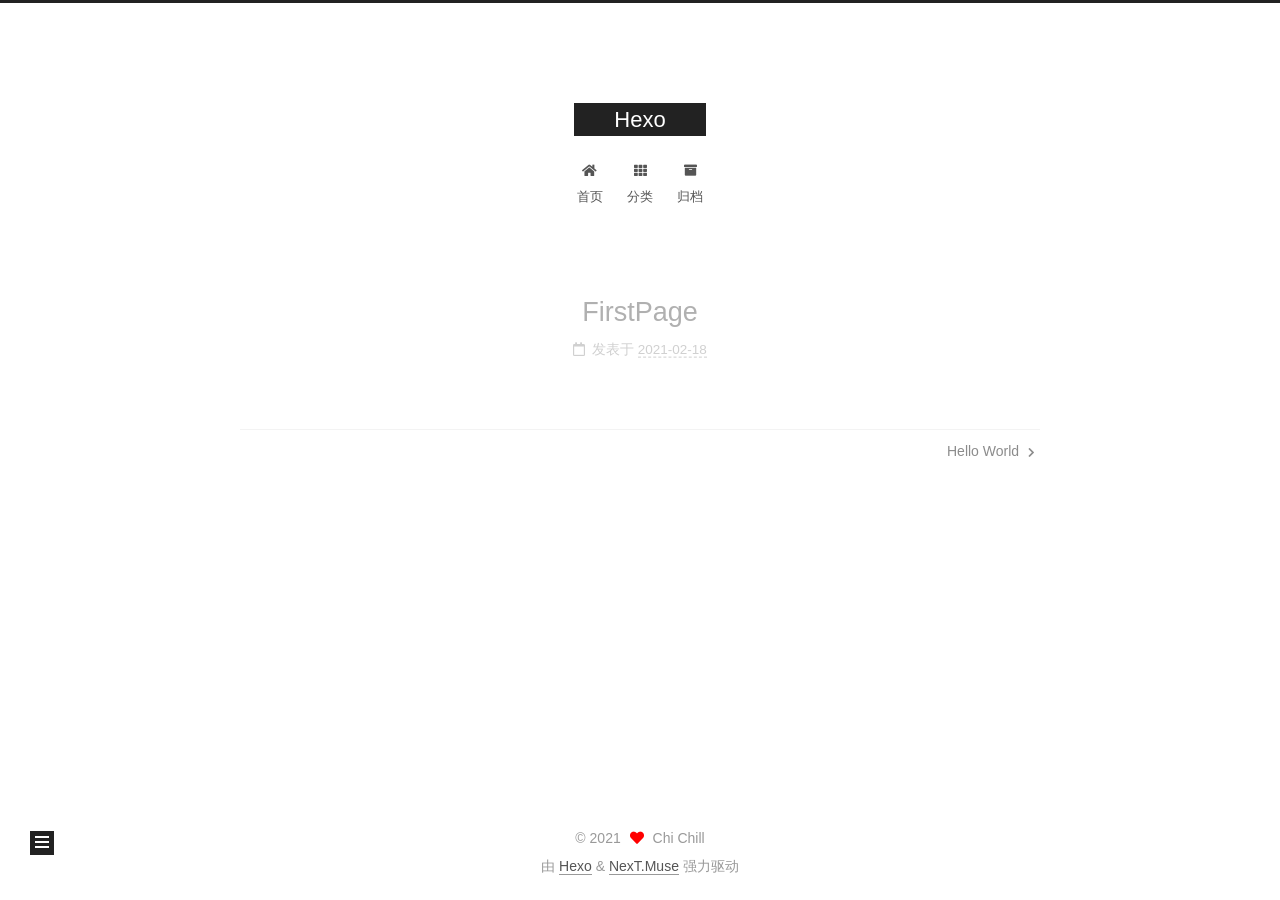
<file: posts/eb4aebd3.html>
<!DOCTYPE html>
<html lang="zh-CN">
<head>
  <meta charset="UTF-8">
<meta name="viewport" content="width=device-width, initial-scale=1, maximum-scale=2">
<meta name="theme-color" content="#222">
<meta name="generator" content="Hexo 5.3.0">
  <link rel="apple-touch-icon" sizes="180x180" href="/images/apple-touch-icon-next.png">
  <link rel="icon" type="image/png" sizes="32x32" href="/images/favicon-32x32-next.png">
  <link rel="icon" type="image/png" sizes="16x16" href="/images/favicon-16x16-next.png">
  <link rel="mask-icon" href="/images/logo.svg" color="#222">

<link rel="stylesheet" href="/css/main.css">


<link rel="stylesheet" href="/lib/font-awesome/css/all.min.css">

<script id="hexo-configurations">
    var NexT = window.NexT || {};
    var CONFIG = {"hostname":"abgelehnt.github.io","root":"/","scheme":"Muse","version":"7.8.0","exturl":false,"sidebar":{"position":"left","display":"post","padding":18,"offset":12,"onmobile":false},"copycode":{"enable":false,"show_result":false,"style":null},"back2top":{"enable":true,"sidebar":false,"scrollpercent":false},"bookmark":{"enable":false,"color":"#222","save":"auto"},"fancybox":false,"mediumzoom":false,"lazyload":false,"pangu":false,"comments":{"style":"tabs","active":null,"storage":true,"lazyload":false,"nav":null},"algolia":{"hits":{"per_page":10},"labels":{"input_placeholder":"Search for Posts","hits_empty":"We didn't find any results for the search: ${query}","hits_stats":"${hits} results found in ${time} ms"}},"localsearch":{"enable":false,"trigger":"auto","top_n_per_article":1,"unescape":false,"preload":false},"motion":{"enable":true,"async":false,"transition":{"post_block":"fadeIn","post_header":"slideDownIn","post_body":"slideDownIn","coll_header":"slideLeftIn","sidebar":"slideUpIn"}}};
  </script>

  <meta property="og:type" content="article">
<meta property="og:title" content="FirstPage">
<meta property="og:url" content="https://abgelehnt.github.io/posts/eb4aebd3.html">
<meta property="og:site_name" content="Hexo">
<meta property="og:locale" content="zh_CN">
<meta property="article:published_time" content="2021-02-18T11:09:23.000Z">
<meta property="article:modified_time" content="2021-02-18T11:16:48.000Z">
<meta property="article:author" content="Chi Chill">
<meta name="twitter:card" content="summary">

<link rel="canonical" href="https://abgelehnt.github.io/posts/eb4aebd3.html">


<script id="page-configurations">
  // https://hexo.io/docs/variables.html
  CONFIG.page = {
    sidebar: "",
    isHome : false,
    isPost : true,
    lang   : 'zh-CN'
  };
</script>

  <title>FirstPage | Hexo</title>
  






  <noscript>
  <style>
  .use-motion .brand,
  .use-motion .menu-item,
  .sidebar-inner,
  .use-motion .post-block,
  .use-motion .pagination,
  .use-motion .comments,
  .use-motion .post-header,
  .use-motion .post-body,
  .use-motion .collection-header { opacity: initial; }

  .use-motion .site-title,
  .use-motion .site-subtitle {
    opacity: initial;
    top: initial;
  }

  .use-motion .logo-line-before i { left: initial; }
  .use-motion .logo-line-after i { right: initial; }
  </style>
</noscript>

</head>

<body itemscope itemtype="http://schema.org/WebPage">
  <div class="container use-motion">
    <div class="headband"></div>

    <header class="header" itemscope itemtype="http://schema.org/WPHeader">
      <div class="header-inner"><div class="site-brand-container">
  <div class="site-nav-toggle">
    <div class="toggle" aria-label="切换导航栏">
      <span class="toggle-line toggle-line-first"></span>
      <span class="toggle-line toggle-line-middle"></span>
      <span class="toggle-line toggle-line-last"></span>
    </div>
  </div>

  <div class="site-meta">

    <a href="/" class="brand" rel="start">
      <span class="logo-line-before"><i></i></span>
      <h1 class="site-title">Hexo</h1>
      <span class="logo-line-after"><i></i></span>
    </a>
  </div>

  <div class="site-nav-right">
    <div class="toggle popup-trigger">
    </div>
  </div>
</div>




<nav class="site-nav">
  <ul id="menu" class="main-menu menu">
        <li class="menu-item menu-item-home">

    <a href="/" rel="section"><i class="fa fa-home fa-fw"></i>首页</a>

  </li>
        <li class="menu-item menu-item-categories">

    <a href="/categories/" rel="section"><i class="fa fa-th fa-fw"></i>分类</a>

  </li>
        <li class="menu-item menu-item-archives">

    <a href="/archives/" rel="section"><i class="fa fa-archive fa-fw"></i>归档</a>

  </li>
  </ul>
</nav>




</div>
    </header>

    
  <div class="back-to-top">
    <i class="fa fa-arrow-up"></i>
    <span>0%</span>
  </div>


    <main class="main">
      <div class="main-inner">
        <div class="content-wrap">
          

          <div class="content post posts-expand">
            

    
  
  
  <article itemscope itemtype="http://schema.org/Article" class="post-block" lang="zh-CN">
    <link itemprop="mainEntityOfPage" href="https://abgelehnt.github.io/posts/eb4aebd3.html">

    <span hidden itemprop="author" itemscope itemtype="http://schema.org/Person">
      <meta itemprop="image" content="/images/avatar.gif">
      <meta itemprop="name" content="Chi Chill">
      <meta itemprop="description" content="">
    </span>

    <span hidden itemprop="publisher" itemscope itemtype="http://schema.org/Organization">
      <meta itemprop="name" content="Hexo">
    </span>
      <header class="post-header">
        <h1 class="post-title" itemprop="name headline">
          FirstPage
        </h1>

        <div class="post-meta">
            <span class="post-meta-item">
              <span class="post-meta-item-icon">
                <i class="far fa-calendar"></i>
              </span>
              <span class="post-meta-item-text">发表于</span>
              

              <time title="创建时间：2021-02-18 11:09:23 / 修改时间：11:16:48" itemprop="dateCreated datePublished" datetime="2021-02-18T11:09:23+00:00">2021-02-18</time>
            </span>

          

        </div>
      </header>

    
    
    
    <div class="post-body" itemprop="articleBody">

      
        
    </div>

    
    
    

      <footer class="post-footer">

        


        
    <div class="post-nav">
      <div class="post-nav-item"></div>
      <div class="post-nav-item">
    <a href="/posts/4a17b156.html" rel="next" title="Hello World">
      Hello World <i class="fa fa-chevron-right"></i>
    </a></div>
    </div>
      </footer>
    
  </article>
  
  
  



          </div>
          

<script>
  window.addEventListener('tabs:register', () => {
    let { activeClass } = CONFIG.comments;
    if (CONFIG.comments.storage) {
      activeClass = localStorage.getItem('comments_active') || activeClass;
    }
    if (activeClass) {
      let activeTab = document.querySelector(`a[href="#comment-${activeClass}"]`);
      if (activeTab) {
        activeTab.click();
      }
    }
  });
  if (CONFIG.comments.storage) {
    window.addEventListener('tabs:click', event => {
      if (!event.target.matches('.tabs-comment .tab-content .tab-pane')) return;
      let commentClass = event.target.classList[1];
      localStorage.setItem('comments_active', commentClass);
    });
  }
</script>

        </div>
          
  
  <div class="toggle sidebar-toggle">
    <span class="toggle-line toggle-line-first"></span>
    <span class="toggle-line toggle-line-middle"></span>
    <span class="toggle-line toggle-line-last"></span>
  </div>

  <aside class="sidebar">
    <div class="sidebar-inner">

      <ul class="sidebar-nav motion-element">
        <li class="sidebar-nav-toc">
          文章目录
        </li>
        <li class="sidebar-nav-overview">
          站点概览
        </li>
      </ul>

      <!--noindex-->
      <div class="post-toc-wrap sidebar-panel">
      </div>
      <!--/noindex-->

      <div class="site-overview-wrap sidebar-panel">
        <div class="site-author motion-element" itemprop="author" itemscope itemtype="http://schema.org/Person">
  <p class="site-author-name" itemprop="name">Chi Chill</p>
  <div class="site-description" itemprop="description"></div>
</div>
<div class="site-state-wrap motion-element">
  <nav class="site-state">
      <div class="site-state-item site-state-posts">
          <a href="/archives/">
        
          <span class="site-state-item-count">2</span>
          <span class="site-state-item-name">日志</span>
        </a>
      </div>
      <div class="site-state-item site-state-categories">
            <a href="/categories/">
          
        <span class="site-state-item-count">1</span>
        <span class="site-state-item-name">分类</span></a>
      </div>
  </nav>
</div>



      </div>

    </div>
  </aside>
  <div id="sidebar-dimmer"></div>


      </div>
    </main>

    <footer class="footer">
      <div class="footer-inner">
        

        

<div class="copyright">
  
  &copy; 
  <span itemprop="copyrightYear">2021</span>
  <span class="with-love">
    <i class="fa fa-heart"></i>
  </span>
  <span class="author" itemprop="copyrightHolder">Chi Chill</span>
</div>
  <div class="powered-by">由 <a href="https://hexo.io/" class="theme-link" rel="noopener" target="_blank">Hexo</a> & <a href="https://muse.theme-next.org/" class="theme-link" rel="noopener" target="_blank">NexT.Muse</a> 强力驱动
  </div>

        








      </div>
    </footer>
  </div>

  
  <script src="/lib/anime.min.js"></script>
  <script src="/lib/velocity/velocity.min.js"></script>
  <script src="/lib/velocity/velocity.ui.min.js"></script>

<script src="/js/utils.js"></script>

<script src="/js/motion.js"></script>


<script src="/js/schemes/muse.js"></script>


<script src="/js/next-boot.js"></script>




  















  

  

</body>
</html>
</file>
<file: css/main.css>
:root {
  --body-bg-color: #fff;
  --content-bg-color: #fff;
  --card-bg-color: #f5f5f5;
  --text-color: #555;
  --blockquote-color: #666;
  --link-color: #555;
  --link-hover-color: #222;
  --brand-color: #fff;
  --brand-hover-color: #fff;
  --table-row-odd-bg-color: #f9f9f9;
  --table-row-hover-bg-color: #f5f5f5;
  --menu-item-bg-color: #f5f5f5;
  --btn-default-bg: #222;
  --btn-default-color: #fff;
  --btn-default-border-color: #222;
  --btn-default-hover-bg: #fff;
  --btn-default-hover-color: #222;
  --btn-default-hover-border-color: #222;
}
html {
  line-height: 1.15; /* 1 */
  -webkit-text-size-adjust: 100%; /* 2 */
}
body {
  margin: 0;
}
main {
  display: block;
}
h1 {
  font-size: 2em;
  margin: 0.67em 0;
}
hr {
  box-sizing: content-box; /* 1 */
  height: 0; /* 1 */
  overflow: visible; /* 2 */
}
pre {
  font-family: monospace, monospace; /* 1 */
  font-size: 1em; /* 2 */
}
a {
  background: transparent;
}
abbr[title] {
  border-bottom: none; /* 1 */
  text-decoration: underline; /* 2 */
  text-decoration: underline dotted; /* 2 */
}
b,
strong {
  font-weight: bolder;
}
code,
kbd,
samp {
  font-family: monospace, monospace; /* 1 */
  font-size: 1em; /* 2 */
}
small {
  font-size: 80%;
}
sub,
sup {
  font-size: 75%;
  line-height: 0;
  position: relative;
  vertical-align: baseline;
}
sub {
  bottom: -0.25em;
}
sup {
  top: -0.5em;
}
img {
  border-style: none;
}
button,
input,
optgroup,
select,
textarea {
  font-family: inherit; /* 1 */
  font-size: 100%; /* 1 */
  line-height: 1.15; /* 1 */
  margin: 0; /* 2 */
}
button,
input {
/* 1 */
  overflow: visible;
}
button,
select {
/* 1 */
  text-transform: none;
}
button,
[type='button'],
[type='reset'],
[type='submit'] {
  -webkit-appearance: button;
}
button::-moz-focus-inner,
[type='button']::-moz-focus-inner,
[type='reset']::-moz-focus-inner,
[type='submit']::-moz-focus-inner {
  border-style: none;
  padding: 0;
}
button:-moz-focusring,
[type='button']:-moz-focusring,
[type='reset']:-moz-focusring,
[type='submit']:-moz-focusring {
  outline: 1px dotted ButtonText;
}
fieldset {
  padding: 0.35em 0.75em 0.625em;
}
legend {
  box-sizing: border-box; /* 1 */
  color: inherit; /* 2 */
  display: table; /* 1 */
  max-width: 100%; /* 1 */
  padding: 0; /* 3 */
  white-space: normal; /* 1 */
}
progress {
  vertical-align: baseline;
}
textarea {
  overflow: auto;
}
[type='checkbox'],
[type='radio'] {
  box-sizing: border-box; /* 1 */
  padding: 0; /* 2 */
}
[type='number']::-webkit-inner-spin-button,
[type='number']::-webkit-outer-spin-button {
  height: auto;
}
[type='search'] {
  outline-offset: -2px; /* 2 */
  -webkit-appearance: textfield; /* 1 */
}
[type='search']::-webkit-search-decoration {
  -webkit-appearance: none;
}
::-webkit-file-upload-button {
  font: inherit; /* 2 */
  -webkit-appearance: button; /* 1 */
}
details {
  display: block;
}
summary {
  display: list-item;
}
template {
  display: none;
}
[hidden] {
  display: none;
}
::selection {
  background: #262a30;
  color: #eee;
}
html,
body {
  height: 100%;
}
body {
  background: var(--body-bg-color);
  color: var(--text-color);
  font-family: 'Lato', "PingFang SC", "Microsoft YaHei", sans-serif;
  font-size: 1em;
  line-height: 2;
}
@media (max-width: 991px) {
  body {
    padding-left: 0 !important;
    padding-right: 0 !important;
  }
}
h1,
h2,
h3,
h4,
h5,
h6 {
  font-family: 'Lato', "PingFang SC", "Microsoft YaHei", sans-serif;
  font-weight: bold;
  line-height: 1.5;
  margin: 20px 0 15px;
}
h1 {
  font-size: 1.5em;
}
h2 {
  font-size: 1.375em;
}
h3 {
  font-size: 1.25em;
}
h4 {
  font-size: 1.125em;
}
h5 {
  font-size: 1em;
}
h6 {
  font-size: 0.875em;
}
p {
  margin: 0 0 20px 0;
}
a,
span.exturl {
  border-bottom: 1px solid #999;
  color: var(--link-color);
  outline: 0;
  text-decoration: none;
  overflow-wrap: break-word;
  word-wrap: break-word;
  cursor: pointer;
}
a:hover,
span.exturl:hover {
  border-bottom-color: var(--link-hover-color);
  color: var(--link-hover-color);
}
iframe,
img,
video {
  display: block;
  margin-left: auto;
  margin-right: auto;
  max-width: 100%;
}
hr {
  background-image: repeating-linear-gradient(-45deg, #ddd, #ddd 4px, transparent 4px, transparent 8px);
  border: 0;
  height: 3px;
  margin: 40px 0;
}
blockquote {
  border-left: 4px solid #ddd;
  color: var(--blockquote-color);
  margin: 0;
  padding: 0 15px;
}
blockquote cite::before {
  content: '-';
  padding: 0 5px;
}
dt {
  font-weight: bold;
}
dd {
  margin: 0;
  padding: 0;
}
kbd {
  background-color: #f5f5f5;
  background-image: linear-gradient(#eee, #fff, #eee);
  border: 1px solid #ccc;
  border-radius: 0.2em;
  box-shadow: 0.1em 0.1em 0.2em rgba(0,0,0,0.1);
  color: #555;
  font-family: inherit;
  padding: 0.1em 0.3em;
  white-space: nowrap;
}
.table-container {
  overflow: auto;
}
table {
  border-collapse: collapse;
  border-spacing: 0;
  font-size: 0.875em;
  margin: 0 0 20px 0;
  width: 100%;
}
tbody tr:nth-of-type(odd) {
  background: var(--table-row-odd-bg-color);
}
tbody tr:hover {
  background: var(--table-row-hover-bg-color);
}
caption,
th,
td {
  font-weight: normal;
  padding: 8px;
  vertical-align: middle;
}
th,
td {
  border: 1px solid #ddd;
  border-bottom: 3px solid #ddd;
}
th {
  font-weight: 700;
  padding-bottom: 10px;
}
td {
  border-bottom-width: 1px;
}
.btn {
  background: var(--btn-default-bg);
  border: 2px solid var(--btn-default-border-color);
  border-radius: 0;
  color: var(--btn-default-color);
  display: inline-block;
  font-size: 0.875em;
  line-height: 2;
  padding: 0 20px;
  text-decoration: none;
  transition-property: background-color;
  transition-delay: 0s;
  transition-duration: 0.2s;
  transition-timing-function: ease-in-out;
}
.btn:hover {
  background: var(--btn-default-hover-bg);
  border-color: var(--btn-default-hover-border-color);
  color: var(--btn-default-hover-color);
}
.btn + .btn {
  margin: 0 0 8px 8px;
}
.btn .fa-fw {
  text-align: left;
  width: 1.285714285714286em;
}
.toggle {
  line-height: 0;
}
.toggle .toggle-line {
  background: #fff;
  display: inline-block;
  height: 2px;
  left: 0;
  position: relative;
  top: 0;
  transition: all 0.4s;
  vertical-align: top;
  width: 100%;
}
.toggle .toggle-line:not(:first-child) {
  margin-top: 3px;
}
.toggle.toggle-arrow .toggle-line-first {
  left: 50%;
  top: 2px;
  transform: rotate(45deg);
  width: 50%;
}
.toggle.toggle-arrow .toggle-line-middle {
  left: 2px;
  width: 90%;
}
.toggle.toggle-arrow .toggle-line-last {
  left: 50%;
  top: -2px;
  transform: rotate(-45deg);
  width: 50%;
}
.toggle.toggle-close .toggle-line-first {
  transform: rotate(-45deg);
  top: 5px;
}
.toggle.toggle-close .toggle-line-middle {
  opacity: 0;
}
.toggle.toggle-close .toggle-line-last {
  transform: rotate(45deg);
  top: -5px;
}
.highlight,
pre {
  background: #f7f7f7;
  color: #4d4d4c;
  line-height: 1.6;
  margin: 0 auto 20px;
}
pre,
code {
  font-family: consolas, Menlo, monospace, "PingFang SC", "Microsoft YaHei";
}
code {
  background: #eee;
  border-radius: 3px;
  color: #555;
  padding: 2px 4px;
  overflow-wrap: break-word;
  word-wrap: break-word;
}
.highlight *::selection {
  background: #d6d6d6;
}
.highlight pre {
  border: 0;
  margin: 0;
  padding: 10px 0;
}
.highlight table {
  border: 0;
  margin: 0;
  width: auto;
}
.highlight td {
  border: 0;
  padding: 0;
}
.highlight figcaption {
  background: #eff2f3;
  color: #4d4d4c;
  display: flex;
  font-size: 0.875em;
  justify-content: space-between;
  line-height: 1.2;
  padding: 0.5em;
}
.highlight figcaption a {
  color: #4d4d4c;
}
.highlight figcaption a:hover {
  border-bottom-color: #4d4d4c;
}
.highlight .gutter {
  -moz-user-select: none;
  -ms-user-select: none;
  -webkit-user-select: none;
  user-select: none;
}
.highlight .gutter pre {
  background: #eff2f3;
  color: #869194;
  padding-left: 10px;
  padding-right: 10px;
  text-align: right;
}
.highlight .code pre {
  background: #f7f7f7;
  padding-left: 10px;
  width: 100%;
}
.gist table {
  width: auto;
}
.gist table td {
  border: 0;
}
pre {
  overflow: auto;
  padding: 10px;
}
pre code {
  background: none;
  color: #4d4d4c;
  font-size: 0.875em;
  padding: 0;
  text-shadow: none;
}
pre .deletion {
  background: #fdd;
}
pre .addition {
  background: #dfd;
}
pre .meta {
  color: #eab700;
  -moz-user-select: none;
  -ms-user-select: none;
  -webkit-user-select: none;
  user-select: none;
}
pre .comment {
  color: #8e908c;
}
pre .variable,
pre .attribute,
pre .tag,
pre .name,
pre .regexp,
pre .ruby .constant,
pre .xml .tag .title,
pre .xml .pi,
pre .xml .doctype,
pre .html .doctype,
pre .css .id,
pre .css .class,
pre .css .pseudo {
  color: #c82829;
}
pre .number,
pre .preprocessor,
pre .built_in,
pre .builtin-name,
pre .literal,
pre .params,
pre .constant,
pre .command {
  color: #f5871f;
}
pre .ruby .class .title,
pre .css .rules .attribute,
pre .string,
pre .symbol,
pre .value,
pre .inheritance,
pre .header,
pre .ruby .symbol,
pre .xml .cdata,
pre .special,
pre .formula {
  color: #718c00;
}
pre .title,
pre .css .hexcolor {
  color: #3e999f;
}
pre .function,
pre .python .decorator,
pre .python .title,
pre .ruby .function .title,
pre .ruby .title .keyword,
pre .perl .sub,
pre .javascript .title,
pre .coffeescript .title {
  color: #4271ae;
}
pre .keyword,
pre .javascript .function {
  color: #8959a8;
}
.blockquote-center {
  border-left: none;
  margin: 40px 0;
  padding: 0;
  position: relative;
  text-align: center;
}
.blockquote-center .fa {
  display: block;
  opacity: 0.6;
  position: absolute;
  width: 100%;
}
.blockquote-center .fa-quote-left {
  border-top: 1px solid #ccc;
  text-align: left;
  top: -20px;
}
.blockquote-center .fa-quote-right {
  border-bottom: 1px solid #ccc;
  text-align: right;
  bottom: -20px;
}
.blockquote-center p,
.blockquote-center div {
  text-align: center;
}
.post-body .group-picture img {
  margin: 0 auto;
  padding: 0 3px;
}
.group-picture-row {
  margin-bottom: 6px;
  overflow: hidden;
}
.group-picture-column {
  float: left;
  margin-bottom: 10px;
}
.post-body .label {
  color: #555;
  display: inline;
  padding: 0 2px;
}
.post-body .label.default {
  background: #f0f0f0;
}
.post-body .label.primary {
  background: #efe6f7;
}
.post-body .label.info {
  background: #e5f2f8;
}
.post-body .label.success {
  background: #e7f4e9;
}
.post-body .label.warning {
  background: #fcf6e1;
}
.post-body .label.danger {
  background: #fae8eb;
}
.post-body .tabs {
  margin-bottom: 20px;
}
.post-body .tabs,
.tabs-comment {
  display: block;
  padding-top: 10px;
  position: relative;
}
.post-body .tabs ul.nav-tabs,
.tabs-comment ul.nav-tabs {
  display: flex;
  flex-wrap: wrap;
  margin: 0;
  margin-bottom: -1px;
  padding: 0;
}
@media (max-width: 413px) {
  .post-body .tabs ul.nav-tabs,
  .tabs-comment ul.nav-tabs {
    display: block;
    margin-bottom: 5px;
  }
}
.post-body .tabs ul.nav-tabs li.tab,
.tabs-comment ul.nav-tabs li.tab {
  border-bottom: 1px solid #ddd;
  border-left: 1px solid transparent;
  border-right: 1px solid transparent;
  border-top: 3px solid transparent;
  flex-grow: 1;
  list-style-type: none;
  border-radius: 0 0 0 0;
}
@media (max-width: 413px) {
  .post-body .tabs ul.nav-tabs li.tab,
  .tabs-comment ul.nav-tabs li.tab {
    border-bottom: 1px solid transparent;
    border-left: 3px solid transparent;
    border-right: 1px solid transparent;
    border-top: 1px solid transparent;
  }
}
@media (max-width: 413px) {
  .post-body .tabs ul.nav-tabs li.tab,
  .tabs-comment ul.nav-tabs li.tab {
    border-radius: 0;
  }
}
.post-body .tabs ul.nav-tabs li.tab a,
.tabs-comment ul.nav-tabs li.tab a {
  border-bottom: initial;
  display: block;
  line-height: 1.8;
  outline: 0;
  padding: 0.25em 0.75em;
  text-align: center;
  transition-delay: 0s;
  transition-duration: 0.2s;
  transition-timing-function: ease-out;
}
.post-body .tabs ul.nav-tabs li.tab a i,
.tabs-comment ul.nav-tabs li.tab a i {
  width: 1.285714285714286em;
}
.post-body .tabs ul.nav-tabs li.tab.active,
.tabs-comment ul.nav-tabs li.tab.active {
  border-bottom: 1px solid transparent;
  border-left: 1px solid #ddd;
  border-right: 1px solid #ddd;
  border-top: 3px solid #fc6423;
}
@media (max-width: 413px) {
  .post-body .tabs ul.nav-tabs li.tab.active,
  .tabs-comment ul.nav-tabs li.tab.active {
    border-bottom: 1px solid #ddd;
    border-left: 3px solid #fc6423;
    border-right: 1px solid #ddd;
    border-top: 1px solid #ddd;
  }
}
.post-body .tabs ul.nav-tabs li.tab.active a,
.tabs-comment ul.nav-tabs li.tab.active a {
  color: var(--link-color);
  cursor: default;
}
.post-body .tabs .tab-content .tab-pane,
.tabs-comment .tab-content .tab-pane {
  border: 1px solid #ddd;
  border-top: 0;
  padding: 20px 20px 0 20px;
  border-radius: 0;
}
.post-body .tabs .tab-content .tab-pane:not(.active),
.tabs-comment .tab-content .tab-pane:not(.active) {
  display: none;
}
.post-body .tabs .tab-content .tab-pane.active,
.tabs-comment .tab-content .tab-pane.active {
  display: block;
}
.post-body .tabs .tab-content .tab-pane.active:nth-of-type(1),
.tabs-comment .tab-content .tab-pane.active:nth-of-type(1) {
  border-radius: 0 0 0 0;
}
@media (max-width: 413px) {
  .post-body .tabs .tab-content .tab-pane.active:nth-of-type(1),
  .tabs-comment .tab-content .tab-pane.active:nth-of-type(1) {
    border-radius: 0;
  }
}
.post-body .note {
  border-radius: 3px;
  margin-bottom: 20px;
  padding: 1em;
  position: relative;
  border: 1px solid #eee;
  border-left-width: 5px;
}
.post-body .note h2,
.post-body .note h3,
.post-body .note h4,
.post-body .note h5,
.post-body .note h6 {
  margin-top: 0;
  border-bottom: initial;
  margin-bottom: 0;
  padding-top: 0;
}
.post-body .note p:first-child,
.post-body .note ul:first-child,
.post-body .note ol:first-child,
.post-body .note table:first-child,
.post-body .note pre:first-child,
.post-body .note blockquote:first-child,
.post-body .note img:first-child {
  margin-top: 0;
}
.post-body .note p:last-child,
.post-body .note ul:last-child,
.post-body .note ol:last-child,
.post-body .note table:last-child,
.post-body .note pre:last-child,
.post-body .note blockquote:last-child,
.post-body .note img:last-child {
  margin-bottom: 0;
}
.post-body .note.default {
  border-left-color: #777;
}
.post-body .note.default h2,
.post-body .note.default h3,
.post-body .note.default h4,
.post-body .note.default h5,
.post-body .note.default h6 {
  color: #777;
}
.post-body .note.primary {
  border-left-color: #6f42c1;
}
.post-body .note.primary h2,
.post-body .note.primary h3,
.post-body .note.primary h4,
.post-body .note.primary h5,
.post-body .note.primary h6 {
  color: #6f42c1;
}
.post-body .note.info {
  border-left-color: #428bca;
}
.post-body .note.info h2,
.post-body .note.info h3,
.post-body .note.info h4,
.post-body .note.info h5,
.post-body .note.info h6 {
  color: #428bca;
}
.post-body .note.success {
  border-left-color: #5cb85c;
}
.post-body .note.success h2,
.post-body .note.success h3,
.post-body .note.success h4,
.post-body .note.success h5,
.post-body .note.success h6 {
  color: #5cb85c;
}
.post-body .note.warning {
  border-left-color: #f0ad4e;
}
.post-body .note.warning h2,
.post-body .note.warning h3,
.post-body .note.warning h4,
.post-body .note.warning h5,
.post-body .note.warning h6 {
  color: #f0ad4e;
}
.post-body .note.danger {
  border-left-color: #d9534f;
}
.post-body .note.danger h2,
.post-body .note.danger h3,
.post-body .note.danger h4,
.post-body .note.danger h5,
.post-body .note.danger h6 {
  color: #d9534f;
}
.pagination .prev,
.pagination .next,
.pagination .page-number,
.pagination .space {
  display: inline-block;
  margin: 0 10px;
  padding: 0 11px;
  position: relative;
  top: -1px;
}
@media (max-width: 767px) {
  .pagination .prev,
  .pagination .next,
  .pagination .page-number,
  .pagination .space {
    margin: 0 5px;
  }
}
.pagination {
  border-top: 1px solid #eee;
  margin: 120px 0 0;
  text-align: center;
}
.pagination .prev,
.pagination .next,
.pagination .page-number {
  border-bottom: 0;
  border-top: 1px solid #eee;
  transition-property: border-color;
  transition-delay: 0s;
  transition-duration: 0.2s;
  transition-timing-function: ease-in-out;
}
.pagination .prev:hover,
.pagination .next:hover,
.pagination .page-number:hover {
  border-top-color: #222;
}
.pagination .space {
  margin: 0;
  padding: 0;
}
.pagination .prev {
  margin-left: 0;
}
.pagination .next {
  margin-right: 0;
}
.pagination .page-number.current {
  background: #ccc;
  border-top-color: #ccc;
  color: #fff;
}
@media (max-width: 767px) {
  .pagination {
    border-top: none;
  }
  .pagination .prev,
  .pagination .next,
  .pagination .page-number {
    border-bottom: 1px solid #eee;
    border-top: 0;
    margin-bottom: 10px;
    padding: 0 10px;
  }
  .pagination .prev:hover,
  .pagination .next:hover,
  .pagination .page-number:hover {
    border-bottom-color: #222;
  }
}
.comments {
  margin-top: 60px;
  overflow: hidden;
}
.comment-button-group {
  display: flex;
  flex-wrap: wrap-reverse;
  justify-content: center;
  margin: 1em 0;
}
.comment-button-group .comment-button {
  margin: 0.1em 0.2em;
}
.comment-button-group .comment-button.active {
  background: var(--btn-default-hover-bg);
  border-color: var(--btn-default-hover-border-color);
  color: var(--btn-default-hover-color);
}
.comment-position {
  display: none;
}
.comment-position.active {
  display: block;
}
.tabs-comment {
  background: var(--content-bg-color);
  margin-top: 4em;
  padding-top: 0;
}
.tabs-comment .comments {
  border: 0;
  box-shadow: none;
  margin-top: 0;
  padding-top: 0;
}
.container {
  min-height: 100%;
  position: relative;
}
.main-inner {
  margin: 0 auto;
  width: 700px;
}
@media (min-width: 1200px) {
  .main-inner {
    width: 800px;
  }
}
@media (min-width: 1600px) {
  .main-inner {
    width: 900px;
  }
}
@media (max-width: 767px) {
  .content-wrap {
    padding: 0 20px;
  }
}
.header {
  background: transparent;
}
.header-inner {
  margin: 0 auto;
  width: 700px;
}
@media (min-width: 1200px) {
  .header-inner {
    width: 800px;
  }
}
@media (min-width: 1600px) {
  .header-inner {
    width: 900px;
  }
}
.site-brand-container {
  display: flex;
  flex-shrink: 0;
  padding: 0 10px;
}
.headband {
  background: #222;
  height: 3px;
}
.site-meta {
  flex-grow: 1;
  text-align: center;
}
@media (max-width: 767px) {
  .site-meta {
    text-align: center;
  }
}
.brand {
  border-bottom: none;
  color: var(--brand-color);
  display: inline-block;
  line-height: 1.375em;
  padding: 0 40px;
  position: relative;
}
.brand:hover {
  color: var(--brand-hover-color);
}
.site-title {
  font-family: 'Lato', "PingFang SC", "Microsoft YaHei", sans-serif;
  font-size: 1.375em;
  font-weight: normal;
  margin: 0;
}
.site-subtitle {
  color: #999;
  font-size: 0.8125em;
  margin: 10px 0;
}
.use-motion .brand {
  opacity: 0;
}
.use-motion .site-title,
.use-motion .site-subtitle,
.use-motion .custom-logo-image {
  opacity: 0;
  position: relative;
  top: -10px;
}
.site-nav-toggle,
.site-nav-right {
  display: none;
}
@media (max-width: 767px) {
  .site-nav-toggle,
  .site-nav-right {
    display: flex;
    flex-direction: column;
    justify-content: center;
  }
}
.site-nav-toggle .toggle,
.site-nav-right .toggle {
  color: var(--text-color);
  padding: 10px;
  width: 22px;
}
.site-nav-toggle .toggle .toggle-line,
.site-nav-right .toggle .toggle-line {
  background: var(--text-color);
  border-radius: 1px;
}
.site-nav {
  display: block;
}
@media (max-width: 767px) {
  .site-nav {
    clear: both;
    display: none;
  }
}
.site-nav.site-nav-on {
  display: block;
}
.menu {
  margin-top: 20px;
  padding-left: 0;
  text-align: center;
}
.menu-item {
  display: inline-block;
  list-style: none;
  margin: 0 10px;
}
@media (max-width: 767px) {
  .menu-item {
    display: block;
    margin-top: 10px;
  }
  .menu-item.menu-item-search {
    display: none;
  }
}
.menu-item a,
.menu-item span.exturl {
  border-bottom: 0;
  display: block;
  font-size: 0.8125em;
  transition-property: border-color;
  transition-delay: 0s;
  transition-duration: 0.2s;
  transition-timing-function: ease-in-out;
}
@media (hover: none) {
  .menu-item a:hover,
  .menu-item span.exturl:hover {
    border-bottom-color: transparent !important;
  }
}
.menu-item .fa,
.menu-item .fab,
.menu-item .far,
.menu-item .fas {
  margin-right: 8px;
}
.menu-item .badge {
  display: inline-block;
  font-weight: bold;
  line-height: 1;
  margin-left: 0.35em;
  margin-top: 0.35em;
  text-align: center;
  white-space: nowrap;
}
@media (max-width: 767px) {
  .menu-item .badge {
    float: right;
    margin-left: 0;
  }
}
.menu-item-active a,
.menu .menu-item a:hover,
.menu .menu-item span.exturl:hover {
  background: var(--menu-item-bg-color);
}
.use-motion .menu-item {
  opacity: 0;
}
.sidebar {
  background: #222;
  bottom: 0;
  box-shadow: inset 0 2px 6px #000;
  position: fixed;
  top: 0;
}
@media (max-width: 991px) {
  .sidebar {
    display: none;
  }
}
.sidebar-inner {
  color: #999;
  padding: 18px 10px;
  text-align: center;
}
.cc-license {
  margin-top: 10px;
  text-align: center;
}
.cc-license .cc-opacity {
  border-bottom: none;
  opacity: 0.7;
}
.cc-license .cc-opacity:hover {
  opacity: 0.9;
}
.cc-license img {
  display: inline-block;
}
.site-author-image {
  border: 2px solid #333;
  display: block;
  margin: 0 auto;
  max-width: 96px;
  padding: 2px;
}
.site-author-name {
  color: #f5f5f5;
  font-weight: normal;
  margin: 5px 0 0;
  text-align: center;
}
.site-description {
  color: #999;
  font-size: 1em;
  margin-top: 5px;
  text-align: center;
}
.links-of-author {
  margin-top: 15px;
}
.links-of-author a,
.links-of-author span.exturl {
  border-bottom-color: #555;
  display: inline-block;
  font-size: 0.8125em;
  margin-bottom: 10px;
  margin-right: 10px;
  vertical-align: middle;
}
.links-of-author a::before,
.links-of-author span.exturl::before {
  background: #657824;
  border-radius: 50%;
  content: ' ';
  display: inline-block;
  height: 4px;
  margin-right: 3px;
  vertical-align: middle;
  width: 4px;
}
.sidebar-button {
  margin-top: 15px;
}
.sidebar-button a {
  border: 1px solid #fc6423;
  border-radius: 4px;
  color: #fc6423;
  display: inline-block;
  padding: 0 15px;
}
.sidebar-button a .fa,
.sidebar-button a .fab,
.sidebar-button a .far,
.sidebar-button a .fas {
  margin-right: 5px;
}
.sidebar-button a:hover {
  background: #fc6423;
  border: 1px solid #fc6423;
  color: #fff;
}
.sidebar-button a:hover .fa,
.sidebar-button a:hover .fab,
.sidebar-button a:hover .far,
.sidebar-button a:hover .fas {
  color: #fff;
}
.links-of-blogroll {
  font-size: 0.8125em;
  margin-top: 10px;
}
.links-of-blogroll-title {
  font-size: 0.875em;
  font-weight: 600;
  margin-top: 0;
}
.links-of-blogroll-list {
  list-style: none;
  margin: 0;
  padding: 0;
}
#sidebar-dimmer {
  display: none;
}
@media (max-width: 767px) {
  #sidebar-dimmer {
    background: #000;
    display: block;
    height: 100%;
    left: 100%;
    opacity: 0;
    position: fixed;
    top: 0;
    width: 100%;
    z-index: 1100;
  }
  .sidebar-active + #sidebar-dimmer {
    opacity: 0.7;
    transform: translateX(-100%);
    transition: opacity 0.5s;
  }
}
.sidebar-nav {
  margin: 0;
  padding-bottom: 20px;
  padding-left: 0;
}
.sidebar-nav li {
  border-bottom: 1px solid transparent;
  color: #666;
  cursor: pointer;
  display: inline-block;
  font-size: 0.875em;
}
.sidebar-nav li.sidebar-nav-overview {
  margin-left: 10px;
}
.sidebar-nav li:hover {
  color: #f5f5f5;
}
.sidebar-nav .sidebar-nav-active {
  border-bottom-color: #87daff;
  color: #87daff;
}
.sidebar-nav .sidebar-nav-active:hover {
  color: #87daff;
}
.sidebar-panel {
  display: none;
  overflow-x: hidden;
  overflow-y: auto;
}
.sidebar-panel-active {
  display: block;
}
.sidebar-toggle {
  background: #222;
  bottom: 45px;
  cursor: pointer;
  height: 14px;
  left: 30px;
  padding: 5px;
  position: fixed;
  width: 14px;
  z-index: 1300;
}
@media (max-width: 991px) {
  .sidebar-toggle {
    left: 20px;
    opacity: 0.8;
    display: none;
  }
}
.sidebar-toggle:hover .toggle-line {
  background: #87daff;
}
.post-toc {
  font-size: 0.875em;
}
.post-toc ol {
  list-style: none;
  margin: 0;
  padding: 0 2px 5px 10px;
  text-align: left;
}
.post-toc ol > ol {
  padding-left: 0;
}
.post-toc ol a {
  transition-property: all;
  transition-delay: 0s;
  transition-duration: 0.2s;
  transition-timing-function: ease-in-out;
}
.post-toc .nav-item {
  line-height: 1.8;
  overflow: hidden;
  text-overflow: ellipsis;
  white-space: nowrap;
}
.post-toc .nav .nav-child {
  display: none;
}
.post-toc .nav .active > .nav-child {
  display: block;
}
.post-toc .nav .active-current > .nav-child {
  display: block;
}
.post-toc .nav .active-current > .nav-child > .nav-item {
  display: block;
}
.post-toc .nav .active > a {
  border-bottom-color: #87daff;
  color: #87daff;
}
.post-toc .nav .active-current > a {
  color: #87daff;
}
.post-toc .nav .active-current > a:hover {
  color: #87daff;
}
.site-state {
  display: flex;
  justify-content: center;
  line-height: 1.4;
  margin-top: 10px;
  overflow: hidden;
  text-align: center;
  white-space: nowrap;
}
.site-state-item {
  padding: 0 15px;
}
.site-state-item:not(:first-child) {
  border-left: 1px solid #333;
}
.site-state-item a {
  border-bottom: none;
}
.site-state-item-count {
  display: block;
  font-size: 1.25em;
  font-weight: 600;
  text-align: center;
}
.site-state-item-name {
  color: inherit;
  font-size: 0.875em;
}
.footer {
  color: #999;
  font-size: 0.875em;
  padding: 20px 0;
}
.footer.footer-fixed {
  bottom: 0;
  left: 0;
  position: absolute;
  right: 0;
}
.footer-inner {
  box-sizing: border-box;
  margin: 0 auto;
  text-align: center;
  width: 700px;
}
@media (min-width: 1200px) {
  .footer-inner {
    width: 800px;
  }
}
@media (min-width: 1600px) {
  .footer-inner {
    width: 900px;
  }
}
.languages {
  display: inline-block;
  font-size: 1.125em;
  position: relative;
}
.languages .lang-select-label span {
  margin: 0 0.5em;
}
.languages .lang-select {
  height: 100%;
  left: 0;
  opacity: 0;
  position: absolute;
  top: 0;
  width: 100%;
}
.with-love {
  color: #ff0000;
  display: inline-block;
  margin: 0 5px;
}
.powered-by,
.theme-info {
  display: inline-block;
}
@-moz-keyframes iconAnimate {
  0%, 100% {
    transform: scale(1);
  }
  10%, 30% {
    transform: scale(0.9);
  }
  20%, 40%, 60%, 80% {
    transform: scale(1.1);
  }
  50%, 70% {
    transform: scale(1.1);
  }
}
@-webkit-keyframes iconAnimate {
  0%, 100% {
    transform: scale(1);
  }
  10%, 30% {
    transform: scale(0.9);
  }
  20%, 40%, 60%, 80% {
    transform: scale(1.1);
  }
  50%, 70% {
    transform: scale(1.1);
  }
}
@-o-keyframes iconAnimate {
  0%, 100% {
    transform: scale(1);
  }
  10%, 30% {
    transform: scale(0.9);
  }
  20%, 40%, 60%, 80% {
    transform: scale(1.1);
  }
  50%, 70% {
    transform: scale(1.1);
  }
}
@keyframes iconAnimate {
  0%, 100% {
    transform: scale(1);
  }
  10%, 30% {
    transform: scale(0.9);
  }
  20%, 40%, 60%, 80% {
    transform: scale(1.1);
  }
  50%, 70% {
    transform: scale(1.1);
  }
}
.back-to-top {
  font-size: 12px;
  text-align: center;
  transition-delay: 0s;
  transition-duration: 0.2s;
  transition-timing-function: ease-in-out;
}
.back-to-top {
  background: #222;
  bottom: -100px;
  box-sizing: border-box;
  color: #fff;
  cursor: pointer;
  left: 30px;
  opacity: 1;
  padding: 0 6px;
  position: fixed;
  transition-property: bottom;
  z-index: 1300;
  width: 24px;
}
.back-to-top span {
  display: none;
}
.back-to-top:hover {
  color: #87daff;
}
.back-to-top.back-to-top-on {
  bottom: 19px;
}
@media (max-width: 991px) {
  .back-to-top {
    left: 20px;
    opacity: 0.8;
  }
}
.post-body {
  font-family: 'Lato', "PingFang SC", "Microsoft YaHei", sans-serif;
  overflow-wrap: break-word;
  word-wrap: break-word;
}
@media (min-width: 1200px) {
  .post-body {
    font-size: 1.125em;
  }
}
.post-body .exturl .fa {
  font-size: 0.875em;
  margin-left: 4px;
}
.post-body .image-caption,
.post-body .figure .caption {
  color: #999;
  font-size: 0.875em;
  font-weight: bold;
  line-height: 1;
  margin: -20px auto 15px;
  text-align: center;
}
.post-sticky-flag {
  display: inline-block;
  transform: rotate(30deg);
}
.post-button {
  margin-top: 40px;
  text-align: center;
}
.use-motion .post-block,
.use-motion .pagination,
.use-motion .comments {
  opacity: 0;
}
.use-motion .post-header {
  opacity: 0;
}
.use-motion .post-body {
  opacity: 0;
}
.use-motion .collection-header {
  opacity: 0;
}
.posts-collapse {
  margin-left: 35px;
  position: relative;
}
@media (max-width: 767px) {
  .posts-collapse {
    margin-left: 0px;
    margin-right: 0px;
  }
}
.posts-collapse .collection-title {
  font-size: 1.125em;
  position: relative;
}
.posts-collapse .collection-title::before {
  background: #999;
  border: 1px solid #fff;
  border-radius: 50%;
  content: ' ';
  height: 10px;
  left: 0;
  margin-left: -6px;
  margin-top: -4px;
  position: absolute;
  top: 50%;
  width: 10px;
}
.posts-collapse .collection-year {
  font-size: 1.5em;
  font-weight: bold;
  margin: 60px 0;
  position: relative;
}
.posts-collapse .collection-year::before {
  background: #bbb;
  border-radius: 50%;
  content: ' ';
  height: 8px;
  left: 0;
  margin-left: -4px;
  margin-top: -4px;
  position: absolute;
  top: 50%;
  width: 8px;
}
.posts-collapse .collection-header {
  display: block;
  margin: 0 0 0 20px;
}
.posts-collapse .collection-header small {
  color: #bbb;
  margin-left: 5px;
}
.posts-collapse .post-header {
  border-bottom: 1px dashed #ccc;
  margin: 30px 0;
  padding-left: 15px;
  position: relative;
  transition-property: border;
  transition-delay: 0s;
  transition-duration: 0.2s;
  transition-timing-function: ease-in-out;
}
.posts-collapse .post-header::before {
  background: #bbb;
  border: 1px solid #fff;
  border-radius: 50%;
  content: ' ';
  height: 6px;
  left: 0;
  margin-left: -4px;
  position: absolute;
  top: 0.75em;
  transition-property: background;
  width: 6px;
  transition-delay: 0s;
  transition-duration: 0.2s;
  transition-timing-function: ease-in-out;
}
.posts-collapse .post-header:hover {
  border-bottom-color: #666;
}
.posts-collapse .post-header:hover::before {
  background: #222;
}
.posts-collapse .post-meta {
  display: inline;
  font-size: 0.75em;
  margin-right: 10px;
}
.posts-collapse .post-title {
  display: inline;
}
.posts-collapse .post-title a,
.posts-collapse .post-title span.exturl {
  border-bottom: none;
  color: var(--link-color);
}
.posts-collapse .post-title .fa-external-link-alt {
  font-size: 0.875em;
  margin-left: 5px;
}
.posts-collapse::before {
  background: #f5f5f5;
  content: ' ';
  height: 100%;
  left: 0;
  margin-left: -2px;
  position: absolute;
  top: 1.25em;
  width: 4px;
}
.post-eof {
  background: #ccc;
  height: 1px;
  margin: 80px auto 60px;
  text-align: center;
  width: 8%;
}
.post-block:last-of-type .post-eof {
  display: none;
}
.content {
  padding-top: 40px;
}
@media (min-width: 992px) {
  .post-body {
    text-align: justify;
  }
}
@media (max-width: 991px) {
  .post-body {
    text-align: justify;
  }
}
.post-body h1,
.post-body h2,
.post-body h3,
.post-body h4,
.post-body h5,
.post-body h6 {
  padding-top: 10px;
}
.post-body h1 .header-anchor,
.post-body h2 .header-anchor,
.post-body h3 .header-anchor,
.post-body h4 .header-anchor,
.post-body h5 .header-anchor,
.post-body h6 .header-anchor {
  border-bottom-style: none;
  color: #ccc;
  float: right;
  margin-left: 10px;
  visibility: hidden;
}
.post-body h1 .header-anchor:hover,
.post-body h2 .header-anchor:hover,
.post-body h3 .header-anchor:hover,
.post-body h4 .header-anchor:hover,
.post-body h5 .header-anchor:hover,
.post-body h6 .header-anchor:hover {
  color: inherit;
}
.post-body h1:hover .header-anchor,
.post-body h2:hover .header-anchor,
.post-body h3:hover .header-anchor,
.post-body h4:hover .header-anchor,
.post-body h5:hover .header-anchor,
.post-body h6:hover .header-anchor {
  visibility: visible;
}
.post-body iframe,
.post-body img,
.post-body video {
  margin-bottom: 20px;
}
.post-body .video-container {
  height: 0;
  margin-bottom: 20px;
  overflow: hidden;
  padding-top: 75%;
  position: relative;
  width: 100%;
}
.post-body .video-container iframe,
.post-body .video-container object,
.post-body .video-container embed {
  height: 100%;
  left: 0;
  margin: 0;
  position: absolute;
  top: 0;
  width: 100%;
}
.post-gallery {
  align-items: center;
  display: grid;
  grid-gap: 10px;
  grid-template-columns: 1fr 1fr 1fr;
  margin-bottom: 20px;
}
@media (max-width: 767px) {
  .post-gallery {
    grid-template-columns: 1fr 1fr;
  }
}
.post-gallery a {
  border: 0;
}
.post-gallery img {
  margin: 0;
}
.posts-expand .post-header {
  font-size: 1.125em;
}
.posts-expand .post-title {
  font-size: 1.5em;
  font-weight: normal;
  margin: initial;
  text-align: center;
  overflow-wrap: break-word;
  word-wrap: break-word;
}
.posts-expand .post-title-link {
  border-bottom: none;
  color: var(--link-color);
  display: inline-block;
  position: relative;
  vertical-align: top;
}
.posts-expand .post-title-link::before {
  background: var(--link-color);
  bottom: 0;
  content: '';
  height: 2px;
  left: 0;
  position: absolute;
  transform: scaleX(0);
  visibility: hidden;
  width: 100%;
  transition-delay: 0s;
  transition-duration: 0.2s;
  transition-timing-function: ease-in-out;
}
.posts-expand .post-title-link:hover::before {
  transform: scaleX(1);
  visibility: visible;
}
.posts-expand .post-title-link .fa-external-link-alt {
  font-size: 0.875em;
  margin-left: 5px;
}
.posts-expand .post-meta {
  color: #999;
  font-family: 'Lato', "PingFang SC", "Microsoft YaHei", sans-serif;
  font-size: 0.75em;
  margin: 3px 0 60px 0;
  text-align: center;
}
.posts-expand .post-meta .post-description {
  font-size: 0.875em;
  margin-top: 2px;
}
.posts-expand .post-meta time {
  border-bottom: 1px dashed #999;
  cursor: pointer;
}
.post-meta .post-meta-item + .post-meta-item::before {
  content: '|';
  margin: 0 0.5em;
}
.post-meta-divider {
  margin: 0 0.5em;
}
.post-meta-item-icon {
  margin-right: 3px;
}
@media (max-width: 991px) {
  .post-meta-item-icon {
    display: inline-block;
  }
}
@media (max-width: 991px) {
  .post-meta-item-text {
    display: none;
  }
}
.post-nav {
  border-top: 1px solid #eee;
  display: flex;
  justify-content: space-between;
  margin-top: 15px;
  padding: 10px 5px 0;
}
.post-nav-item {
  flex: 1;
}
.post-nav-item a {
  border-bottom: none;
  display: block;
  font-size: 0.875em;
  line-height: 1.6;
  position: relative;
}
.post-nav-item a:active {
  top: 2px;
}
.post-nav-item .fa {
  font-size: 0.75em;
}
.post-nav-item:first-child {
  margin-right: 15px;
}
.post-nav-item:first-child .fa {
  margin-right: 5px;
}
.post-nav-item:last-child {
  margin-left: 15px;
  text-align: right;
}
.post-nav-item:last-child .fa {
  margin-left: 5px;
}
.rtl.post-body p,
.rtl.post-body a,
.rtl.post-body h1,
.rtl.post-body h2,
.rtl.post-body h3,
.rtl.post-body h4,
.rtl.post-body h5,
.rtl.post-body h6,
.rtl.post-body li,
.rtl.post-body ul,
.rtl.post-body ol {
  direction: rtl;
  font-family: UKIJ Ekran;
}
.rtl.post-title {
  font-family: UKIJ Ekran;
}
.post-tags {
  margin-top: 40px;
  text-align: center;
}
.post-tags a {
  display: inline-block;
  font-size: 0.8125em;
}
.post-tags a:not(:last-child) {
  margin-right: 10px;
}
.post-widgets {
  border-top: 1px solid #eee;
  margin-top: 15px;
  text-align: center;
}
.wp_rating {
  height: 20px;
  line-height: 20px;
  margin-top: 10px;
  padding-top: 6px;
  text-align: center;
}
.social-like {
  display: flex;
  font-size: 0.875em;
  justify-content: center;
  text-align: center;
}
.reward-container {
  margin: 20px auto;
  padding: 10px 0;
  text-align: center;
  width: 90%;
}
.reward-container button {
  background: transparent;
  border: 1px solid #fc6423;
  border-radius: 0;
  color: #fc6423;
  cursor: pointer;
  line-height: 2;
  outline: 0;
  padding: 0 15px;
  vertical-align: text-top;
}
.reward-container button:hover {
  background: #fc6423;
  border: 1px solid transparent;
  color: #fa9366;
}
#qr {
  padding-top: 20px;
}
#qr a {
  border: 0;
}
#qr img {
  display: inline-block;
  margin: 0.8em 2em 0 2em;
  max-width: 100%;
  width: 180px;
}
#qr p {
  text-align: center;
}
.category-all-page .category-all-title {
  text-align: center;
}
.category-all-page .category-all {
  margin-top: 20px;
}
.category-all-page .category-list {
  list-style: none;
  margin: 0;
  padding: 0;
}
.category-all-page .category-list-item {
  margin: 5px 10px;
}
.category-all-page .category-list-count {
  color: #bbb;
}
.category-all-page .category-list-count::before {
  content: ' (';
  display: inline;
}
.category-all-page .category-list-count::after {
  content: ') ';
  display: inline;
}
.category-all-page .category-list-child {
  padding-left: 10px;
}
.event-list {
  padding: 0;
}
.event-list hr {
  background: #222;
  margin: 20px 0 45px 0;
}
.event-list hr::after {
  background: #222;
  color: #fff;
  content: 'NOW';
  display: inline-block;
  font-weight: bold;
  padding: 0 5px;
  text-align: right;
}
.event-list .event {
  background: #222;
  margin: 20px 0;
  min-height: 40px;
  padding: 15px 0 15px 10px;
}
.event-list .event .event-summary {
  color: #fff;
  margin: 0;
  padding-bottom: 3px;
}
.event-list .event .event-summary::before {
  animation: dot-flash 1s alternate infinite ease-in-out;
  color: #fff;
  content: '\f111';
  display: inline-block;
  font-size: 10px;
  margin-right: 25px;
  vertical-align: middle;
  font-family: 'Font Awesome 5 Free';
  font-weight: 900;
}
.event-list .event .event-relative-time {
  color: #bbb;
  display: inline-block;
  font-size: 12px;
  font-weight: normal;
  padding-left: 12px;
}
.event-list .event .event-details {
  color: #fff;
  display: block;
  line-height: 18px;
  margin-left: 56px;
  padding-bottom: 6px;
  padding-top: 3px;
  text-indent: -24px;
}
.event-list .event .event-details::before {
  color: #fff;
  display: inline-block;
  margin-right: 9px;
  text-align: center;
  text-indent: 0;
  width: 14px;
  font-family: 'Font Awesome 5 Free';
  font-weight: 900;
}
.event-list .event .event-details.event-location::before {
  content: '\f041';
}
.event-list .event .event-details.event-duration::before {
  content: '\f017';
}
.event-list .event-past {
  background: #f5f5f5;
}
.event-list .event-past .event-summary,
.event-list .event-past .event-details {
  color: #bbb;
  opacity: 0.9;
}
.event-list .event-past .event-summary::before,
.event-list .event-past .event-details::before {
  animation: none;
  color: #bbb;
}
@-moz-keyframes dot-flash {
  from {
    opacity: 1;
    transform: scale(1);
  }
  to {
    opacity: 0;
    transform: scale(0.8);
  }
}
@-webkit-keyframes dot-flash {
  from {
    opacity: 1;
    transform: scale(1);
  }
  to {
    opacity: 0;
    transform: scale(0.8);
  }
}
@-o-keyframes dot-flash {
  from {
    opacity: 1;
    transform: scale(1);
  }
  to {
    opacity: 0;
    transform: scale(0.8);
  }
}
@keyframes dot-flash {
  from {
    opacity: 1;
    transform: scale(1);
  }
  to {
    opacity: 0;
    transform: scale(0.8);
  }
}
ul.breadcrumb {
  font-size: 0.75em;
  list-style: none;
  margin: 1em 0;
  padding: 0 2em;
  text-align: center;
}
ul.breadcrumb li {
  display: inline;
}
ul.breadcrumb li + li::before {
  content: '/\00a0';
  font-weight: normal;
  padding: 0.5em;
}
ul.breadcrumb li + li:last-child {
  font-weight: bold;
}
.tag-cloud {
  text-align: center;
}
.tag-cloud a {
  display: inline-block;
  margin: 10px;
}
.tag-cloud a:hover {
  color: var(--link-hover-color) !important;
}
@media (max-width: 767px) {
  .header-inner,
  .main-inner,
  .footer-inner {
    width: auto;
  }
}
.header-inner {
  padding-top: 100px;
}
@media (max-width: 767px) {
  .header-inner {
    padding-top: 50px;
  }
}
.main-inner {
  padding-bottom: 60px;
}
.content {
  padding-top: 70px;
}
@media (max-width: 767px) {
  .content {
    padding-top: 35px;
  }
}
embed {
  display: block;
  margin: 0 auto 25px auto;
}
.custom-logo .site-meta-headline {
  text-align: center;
}
.custom-logo .site-title {
  color: #222;
  margin: 10px auto 0;
}
.custom-logo .site-title a {
  border: 0;
}
.custom-logo-image {
  background: #fff;
  margin: 0 auto;
  max-width: 150px;
  padding: 5px;
}
.brand {
  background: var(--btn-default-bg);
}
@media (max-width: 767px) {
  .site-nav {
    border-bottom: 1px solid #ddd;
    border-top: 1px solid #ddd;
    left: 0;
    margin: 0;
    padding: 0;
    width: 100%;
  }
}
@media (max-width: 767px) {
  .menu {
    text-align: left;
  }
}
.menu-item-active a,
.menu .menu-item a:hover,
.menu .menu-item span.exturl:hover {
  background: transparent;
  border-bottom: 1px solid var(--link-hover-color) !important;
}
@media (max-width: 767px) {
  .menu-item-active a,
  .menu .menu-item a:hover,
  .menu .menu-item span.exturl:hover {
    border-bottom: 1px dotted #ddd !important;
  }
}
@media (max-width: 767px) {
  .menu .menu-item {
    margin: 0 10px;
  }
}
.menu .menu-item a,
.menu .menu-item span.exturl {
  border-bottom: 1px solid transparent;
}
@media (max-width: 767px) {
  .menu .menu-item a,
  .menu .menu-item span.exturl {
    padding: 5px 10px;
  }
}
@media (min-width: 768px) {
  .menu .menu-item .fa,
  .menu .menu-item .fab,
  .menu .menu-item .far,
  .menu .menu-item .fas {
    display: block;
    line-height: 2;
    margin-right: 0;
    width: 100%;
  }
}
.menu .menu-item .badge {
  background: #eee;
  padding: 1px 4px;
}
.sub-menu {
  margin: 10px 0;
}
.sub-menu .menu-item {
  display: inline-block;
}
.sidebar {
  left: -320px;
}
.sidebar.sidebar-active {
  left: 0;
}
.sidebar {
  width: 320px;
  z-index: 1200;
  transition-delay: 0s;
  transition-duration: 0.2s;
  transition-timing-function: ease-out;
}
.sidebar a,
.sidebar span.exturl {
  border-bottom-color: #555;
  color: #999;
}
.sidebar a:hover,
.sidebar span.exturl:hover {
  border-bottom-color: #eee;
  color: #eee;
}
.links-of-blogroll-item {
  padding: 2px 10px;
}
.links-of-blogroll-item a,
.links-of-blogroll-item span.exturl {
  box-sizing: border-box;
  display: inline-block;
  max-width: 280px;
  overflow: hidden;
  text-overflow: ellipsis;
  white-space: nowrap;
}
</file>
